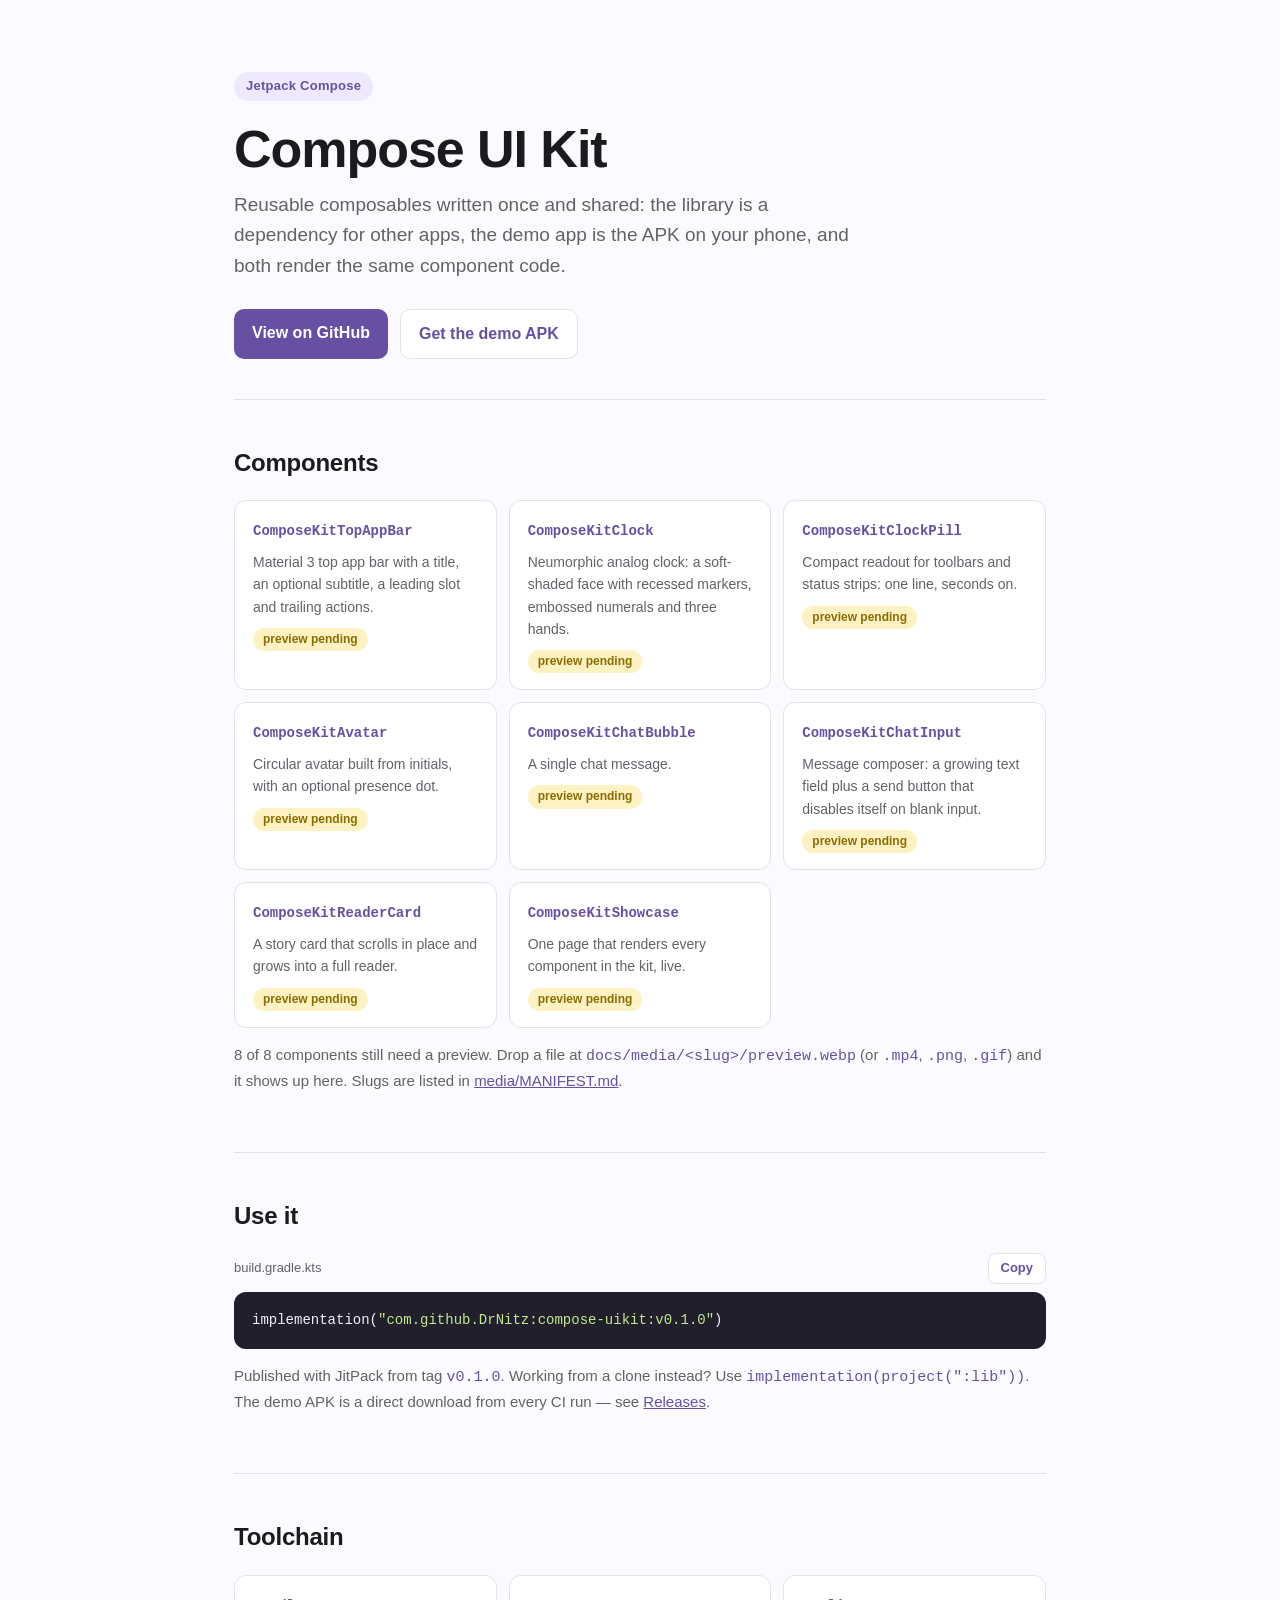
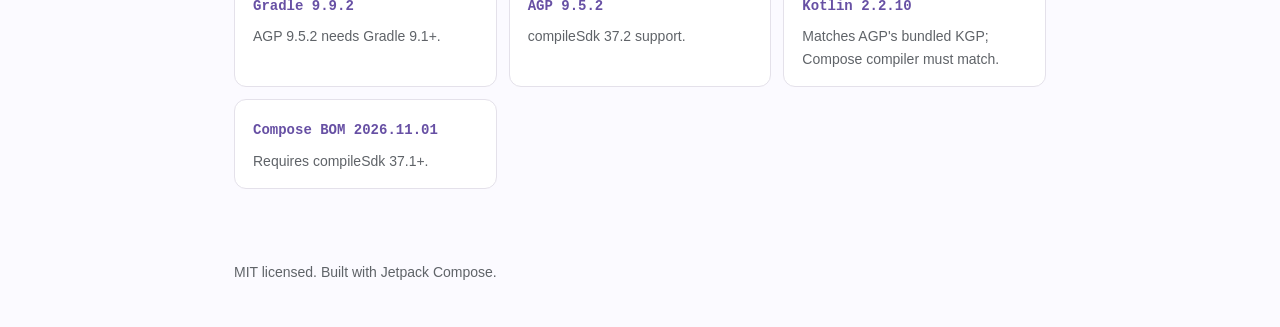
<file: docs/index.html>
<!doctype html>
<html lang="en">
<head>
  <meta charset="utf-8">
  <meta name="viewport" content="width=device-width, initial-scale=1">
  <title>Compose UI Kit</title>
  <meta name="description" content="A small, reusable Jetpack Compose component library with a live demo app.">
  <link rel="stylesheet" href="style.css">
</head>
<body>
  <div class="wrap">
    <header>
      <span class="eyebrow">Jetpack Compose</span>
      <h1>Compose UI Kit</h1>
      <p class="lede">Reusable composables written once and shared: the library is a dependency for other apps, the demo app is the APK on your phone, and both render the same component code.</p>
      <div class="actions">
        <a class="btn btn-primary" href="https://github.com/DrNitz/compose-uikit">View on GitHub</a>
        <a class="btn btn-secondary" href="https://github.com/DrNitz/compose-uikit/releases/download/latest/compose-uikit-demo.apk">Get the demo APK</a>
      </div>
    </header>

    <section>
      <h2>Components</h2>
      <div class="grid">
        <a class="card pending" href="components/top-app-bar.html"><code>ComposeKitTopAppBar</code><p>Material 3 top app bar with a title, an optional subtitle, a leading slot and trailing actions.</p><span class="tag">preview pending</span></a>
        <a class="card pending" href="components/clock.html"><code>ComposeKitClock</code><p>Neumorphic analog clock: a soft-shaded face with recessed markers, embossed numerals and three hands.</p><span class="tag">preview pending</span></a>
        <a class="card pending" href="components/clock-pill.html"><code>ComposeKitClockPill</code><p>Compact readout for toolbars and status strips: one line, seconds on.</p><span class="tag">preview pending</span></a>
        <a class="card pending" href="components/avatar.html"><code>ComposeKitAvatar</code><p>Circular avatar built from initials, with an optional presence dot.</p><span class="tag">preview pending</span></a>
        <a class="card pending" href="components/chat-bubble.html"><code>ComposeKitChatBubble</code><p>A single chat message.</p><span class="tag">preview pending</span></a>
        <a class="card pending" href="components/chat-input.html"><code>ComposeKitChatInput</code><p>Message composer: a growing text field plus a send button that disables itself on blank input.</p><span class="tag">preview pending</span></a>
        <a class="card pending" href="components/reader-card.html"><code>ComposeKitReaderCard</code><p>A story card that scrolls in place and grows into a full reader.</p><span class="tag">preview pending</span></a>
        <a class="card pending" href="components/showcase.html"><code>ComposeKitShowcase</code><p>One page that renders every component in the kit, live.</p><span class="tag">preview pending</span></a>
      </div>
      <p class="note">8 of 8 components still need a preview. Drop a file at <code>docs/media/&lt;slug&gt;/preview.webp</code> (or <code>.mp4</code>, <code>.png</code>, <code>.gif</code>) and it shows up here. Slugs are listed in <a href="https://github.com/DrNitz/compose-uikit/blob/main/docs/media/MANIFEST.md">media/MANIFEST.md</a>.</p>
    </section>

    <section>
      <h2>Use it</h2>
<div class="block">
  <div class="label"><span>build.gradle.kts</span><button class="copy" data-copy="install">Copy</button></div>
  <pre><code id="install">implementation(<span class="t-string">"com.github.DrNitz:compose-uikit:v0.1.0"</span>)</code></pre>
</div>
      <p class="note">Published with JitPack from tag <code>v0.1.0</code>. Working from a clone instead? Use <code>implementation(project(":lib"))</code>. The demo APK is a direct download from every CI run — see <a href="https://github.com/DrNitz/compose-uikit/releases/latest">Releases</a>.</p>
    </section>

    <section>
      <h2>Toolchain</h2>
      <div class="grid">
        <div class="card"><code>Gradle 9.9.2</code><p>AGP 9.5.2 needs Gradle 9.1+.</p></div>
        <div class="card"><code>AGP 9.5.2</code><p>compileSdk 37.2 support.</p></div>
        <div class="card"><code>Kotlin 2.2.10</code><p>Matches AGP's bundled KGP; Compose compiler must match.</p></div>
        <div class="card"><code>Compose BOM 2026.11.01</code><p>Requires compileSdk 37.1+.</p></div>
      </div>
    </section>

    <footer>MIT licensed. Built with Jetpack Compose.</footer>
  </div>
  <script src="app.js"></script>
</body>
</html>
</file>
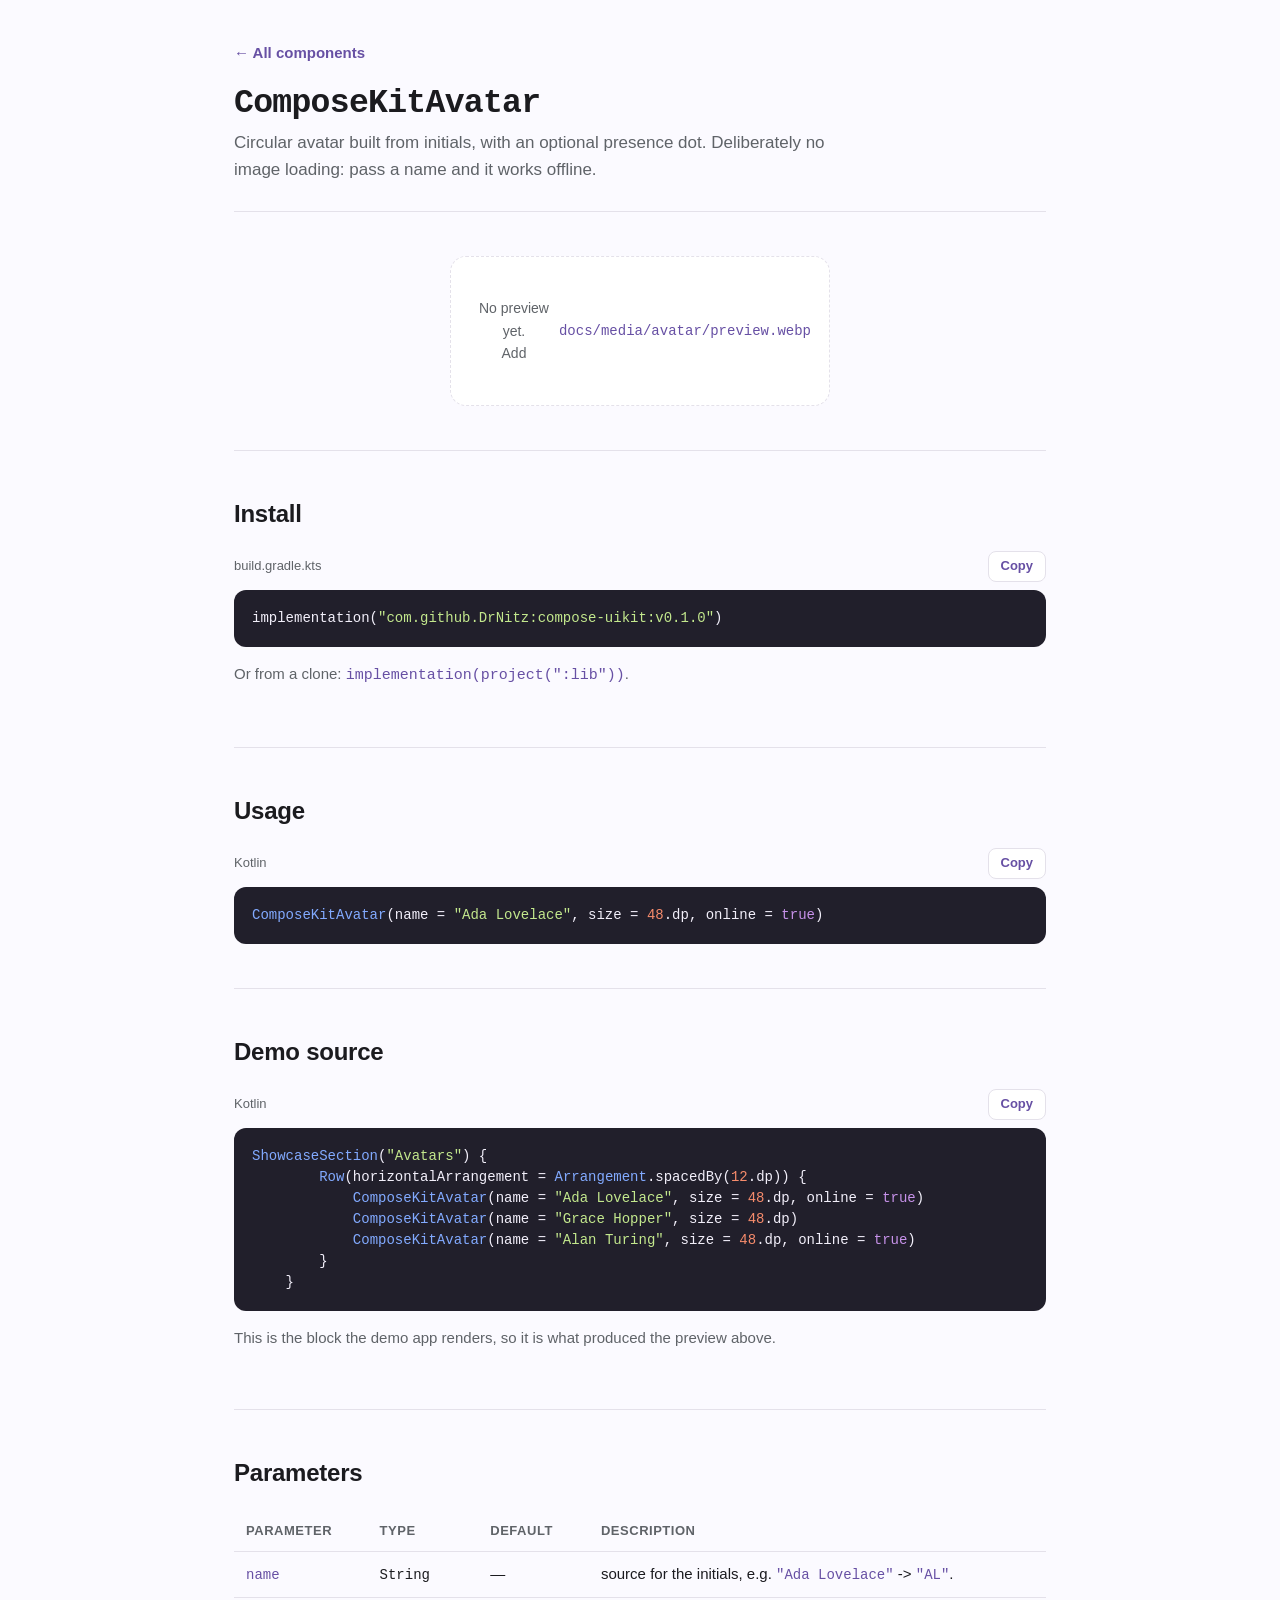
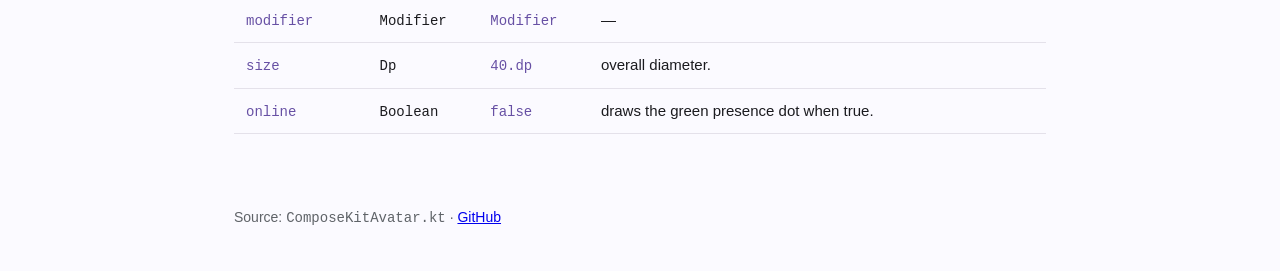
<file: docs/components/avatar.html>
<!doctype html>
<html lang="en">
<head>
  <meta charset="utf-8">
  <meta name="viewport" content="width=device-width, initial-scale=1">
  <title>ComposeKitAvatar — Compose UI Kit</title>
  <meta name="description" content="Circular avatar built from initials, with an optional presence dot.">
  <link rel="stylesheet" href="../style.css">
</head>
<body>
  <div class="wrap">
    <header class="compact">
      <a class="back" href="../index.html">← All components</a>
      <h1><code>ComposeKitAvatar</code></h1>
      <p class="lede">Circular avatar built from initials, with an optional presence dot. Deliberately no image loading: pass a name and it works offline.</p>
    </header>

    <section>
          <div class="preview empty">
            No preview yet.<br>Add <code>docs/media/avatar/preview.webp</code>
          </div>
    </section>
    <section>
          <h2>Install</h2>
    <div class="block">
      <div class="label"><span>build.gradle.kts</span><button class="copy" data-copy="install">Copy</button></div>
      <pre><code id="install">implementation(<span class="t-string">"com.github.DrNitz:compose-uikit:v0.1.0"</span>)</code></pre>
    </div>
          <p class="note">Or from a clone: <code>implementation(project(":lib"))</code>.</p>
        </section>
    <section>
          <h2>Usage</h2>
    <div class="block">
      <div class="label"><span>Kotlin</span><button class="copy" data-copy="usage">Copy</button></div>
      <pre><code id="usage"><span class="t-type">ComposeKitAvatar</span>(name = <span class="t-string">"Ada Lovelace"</span>, size = <span class="t-number">48</span>.dp, online = <span class="t-kw">true</span>)</code></pre>
    </div>
        </section>
    <section>
          <h2>Demo source</h2>
    <div class="block">
      <div class="label"><span>Kotlin</span><button class="copy" data-copy="demo">Copy</button></div>
      <pre><code id="demo"><span class="t-type">ShowcaseSection</span>(<span class="t-string">"Avatars"</span>) {
        <span class="t-type">Row</span>(horizontalArrangement = <span class="t-type">Arrangement</span>.spacedBy(<span class="t-number">12</span>.dp)) {
            <span class="t-type">ComposeKitAvatar</span>(name = <span class="t-string">"Ada Lovelace"</span>, size = <span class="t-number">48</span>.dp, online = <span class="t-kw">true</span>)
            <span class="t-type">ComposeKitAvatar</span>(name = <span class="t-string">"Grace Hopper"</span>, size = <span class="t-number">48</span>.dp)
            <span class="t-type">ComposeKitAvatar</span>(name = <span class="t-string">"Alan Turing"</span>, size = <span class="t-number">48</span>.dp, online = <span class="t-kw">true</span>)
        }
    }</code></pre>
    </div>
          <p class="note">This is the block the demo app renders, so it is what produced the preview above.</p>
        </section>
    <section>
          <h2>Parameters</h2>
          <table class="props">
            <thead><tr><th>Parameter</th><th>Type</th><th>Default</th><th>Description</th></tr></thead>
            <tbody>
            <tr><td><code>name</code></td><td class="type"><code>String</code></td><td>—</td><td>source for the initials, e.g. <code>"Ada Lovelace"</code> -&gt; <code>"AL"</code>.</td></tr>
            <tr><td><code>modifier</code></td><td class="type"><code>Modifier</code></td><td><code>Modifier</code></td><td>—</td></tr>
            <tr><td><code>size</code></td><td class="type"><code>Dp</code></td><td><code>40.dp</code></td><td>overall diameter.</td></tr>
            <tr><td><code>online</code></td><td class="type"><code>Boolean</code></td><td><code>false</code></td><td>draws the green presence dot when true.</td></tr>
            </tbody>
          </table>
        </section>

    <footer>Source: <code>ComposeKitAvatar.kt</code> · <a href="https://github.com/DrNitz/compose-uikit">GitHub</a></footer>
  </div>
  <script src="../app.js"></script>
</body>
</html>
</file>
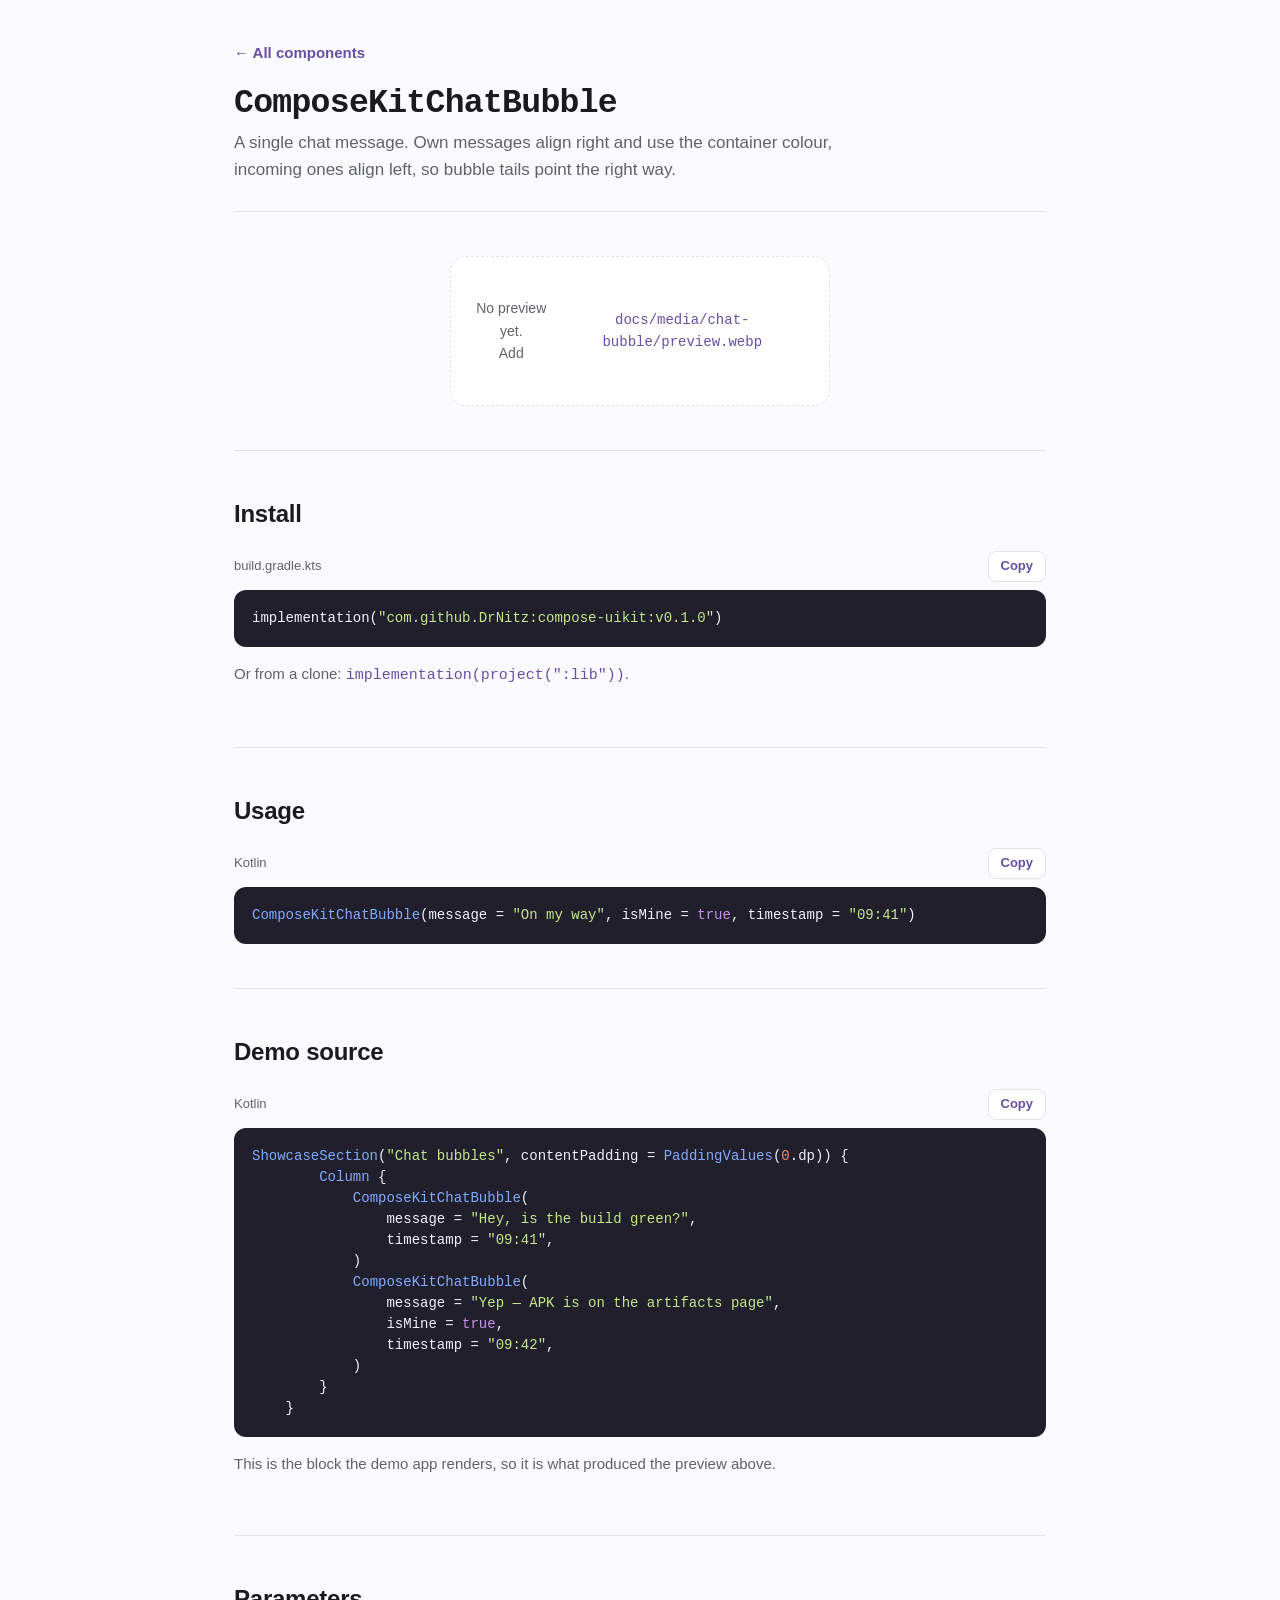
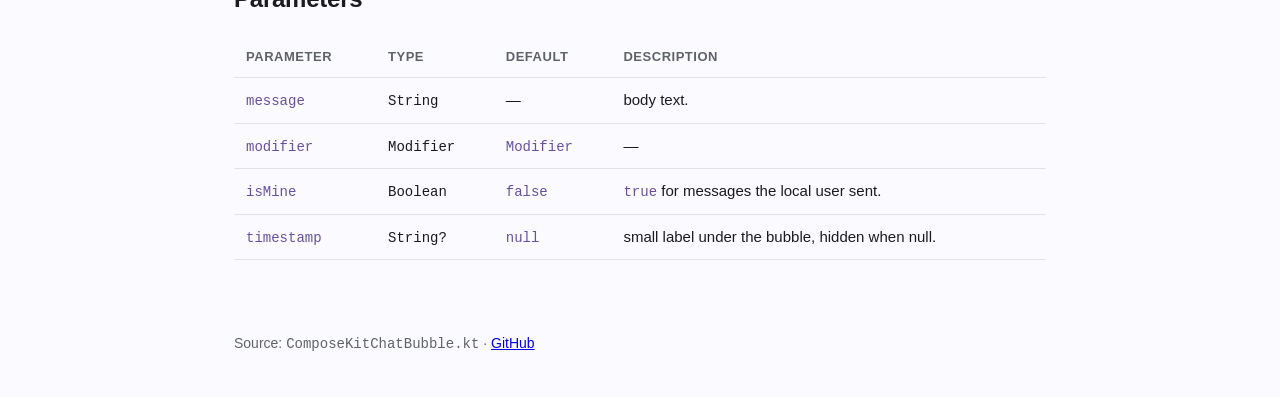
<file: docs/components/chat-bubble.html>
<!doctype html>
<html lang="en">
<head>
  <meta charset="utf-8">
  <meta name="viewport" content="width=device-width, initial-scale=1">
  <title>ComposeKitChatBubble — Compose UI Kit</title>
  <meta name="description" content="A single chat message.">
  <link rel="stylesheet" href="../style.css">
</head>
<body>
  <div class="wrap">
    <header class="compact">
      <a class="back" href="../index.html">← All components</a>
      <h1><code>ComposeKitChatBubble</code></h1>
      <p class="lede">A single chat message. Own messages align right and use the container colour, incoming ones align left, so bubble tails point the right way.</p>
    </header>

    <section>
          <div class="preview empty">
            No preview yet.<br>Add <code>docs/media/chat-bubble/preview.webp</code>
          </div>
    </section>
    <section>
          <h2>Install</h2>
    <div class="block">
      <div class="label"><span>build.gradle.kts</span><button class="copy" data-copy="install">Copy</button></div>
      <pre><code id="install">implementation(<span class="t-string">"com.github.DrNitz:compose-uikit:v0.1.0"</span>)</code></pre>
    </div>
          <p class="note">Or from a clone: <code>implementation(project(":lib"))</code>.</p>
        </section>
    <section>
          <h2>Usage</h2>
    <div class="block">
      <div class="label"><span>Kotlin</span><button class="copy" data-copy="usage">Copy</button></div>
      <pre><code id="usage"><span class="t-type">ComposeKitChatBubble</span>(message = <span class="t-string">"On my way"</span>, isMine = <span class="t-kw">true</span>, timestamp = <span class="t-string">"09:41"</span>)</code></pre>
    </div>
        </section>
    <section>
          <h2>Demo source</h2>
    <div class="block">
      <div class="label"><span>Kotlin</span><button class="copy" data-copy="demo">Copy</button></div>
      <pre><code id="demo"><span class="t-type">ShowcaseSection</span>(<span class="t-string">"Chat bubbles"</span>, contentPadding = <span class="t-type">PaddingValues</span>(<span class="t-number">0</span>.dp)) {
        <span class="t-type">Column</span> {
            <span class="t-type">ComposeKitChatBubble</span>(
                message = <span class="t-string">"Hey, is the build green?"</span>,
                timestamp = <span class="t-string">"09:41"</span>,
            )
            <span class="t-type">ComposeKitChatBubble</span>(
                message = <span class="t-string">"Yep — APK is on the artifacts page"</span>,
                isMine = <span class="t-kw">true</span>,
                timestamp = <span class="t-string">"09:42"</span>,
            )
        }
    }</code></pre>
    </div>
          <p class="note">This is the block the demo app renders, so it is what produced the preview above.</p>
        </section>
    <section>
          <h2>Parameters</h2>
          <table class="props">
            <thead><tr><th>Parameter</th><th>Type</th><th>Default</th><th>Description</th></tr></thead>
            <tbody>
            <tr><td><code>message</code></td><td class="type"><code>String</code></td><td>—</td><td>body text.</td></tr>
            <tr><td><code>modifier</code></td><td class="type"><code>Modifier</code></td><td><code>Modifier</code></td><td>—</td></tr>
            <tr><td><code>isMine</code></td><td class="type"><code>Boolean</code></td><td><code>false</code></td><td><code>true</code> for messages the local user sent.</td></tr>
            <tr><td><code>timestamp</code></td><td class="type"><code>String?</code></td><td><code>null</code></td><td>small label under the bubble, hidden when null.</td></tr>
            </tbody>
          </table>
        </section>

    <footer>Source: <code>ComposeKitChatBubble.kt</code> · <a href="https://github.com/DrNitz/compose-uikit">GitHub</a></footer>
  </div>
  <script src="../app.js"></script>
</body>
</html>
</file>
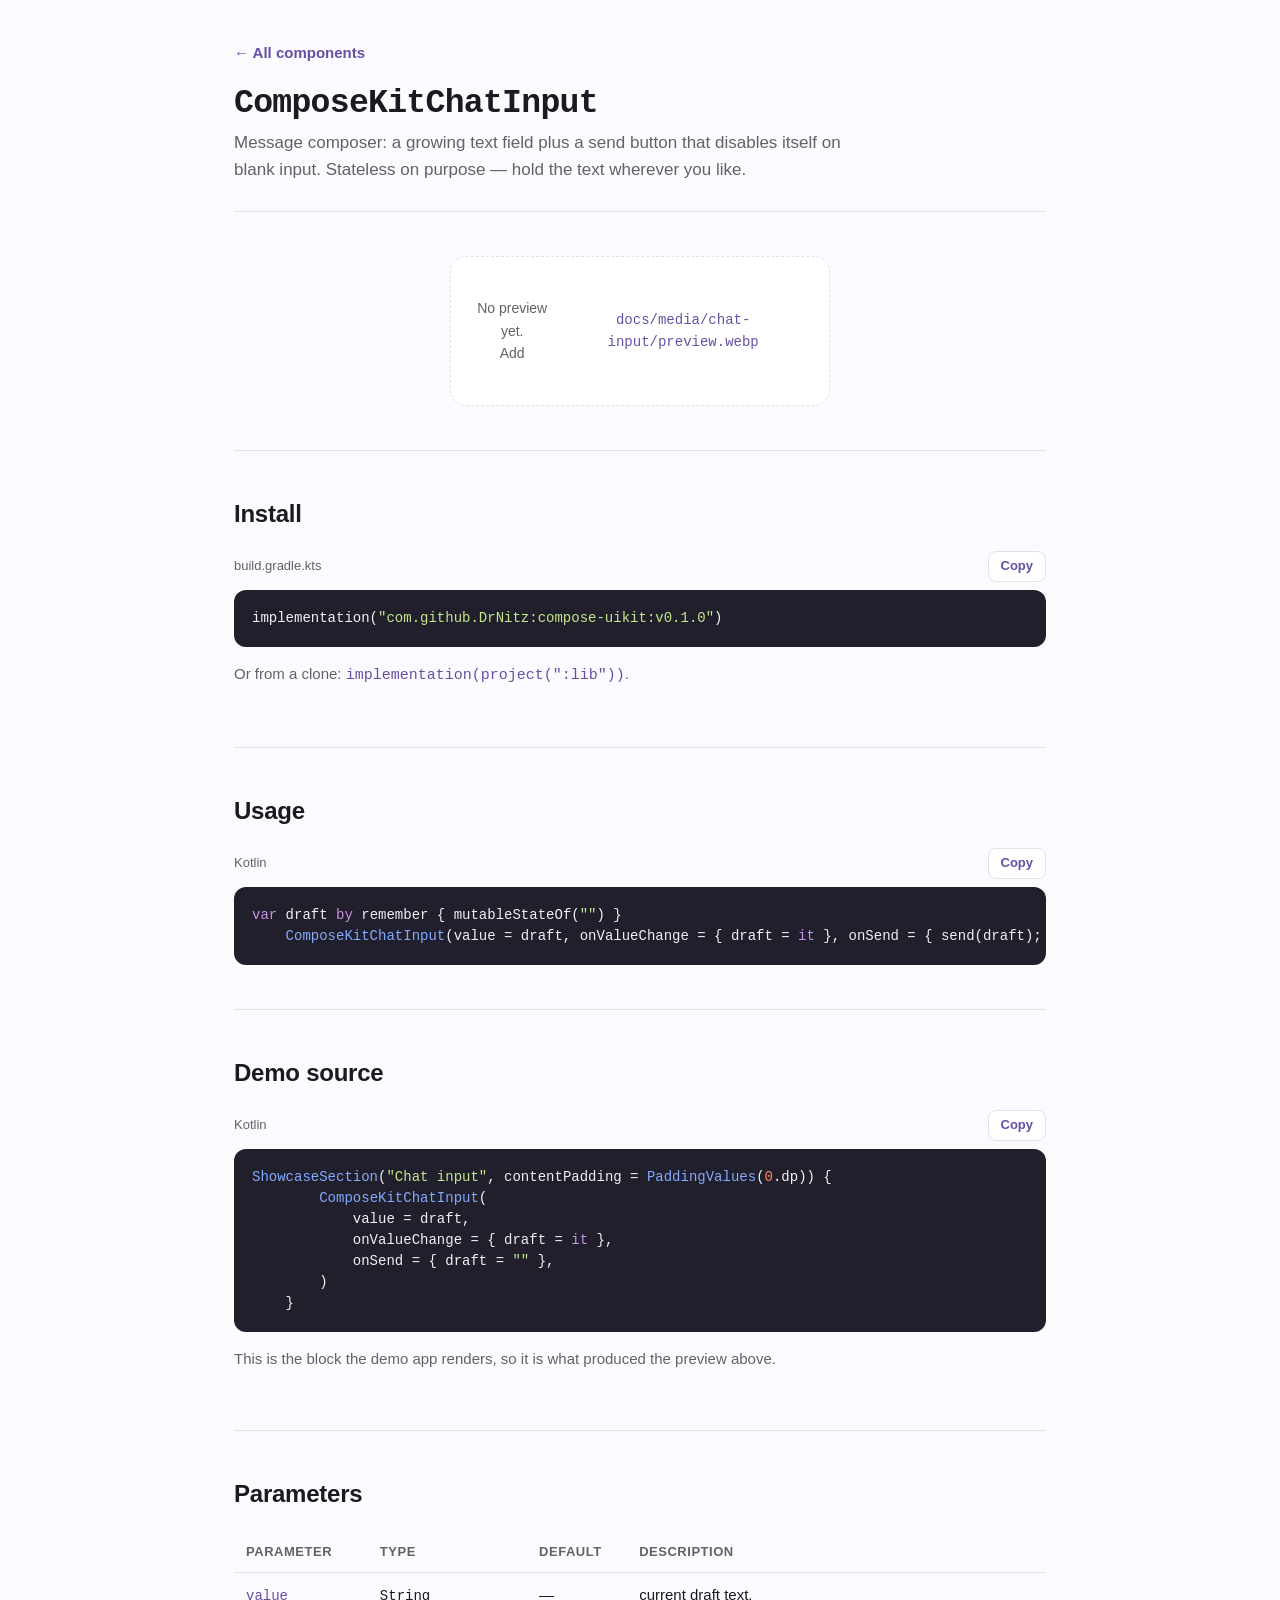
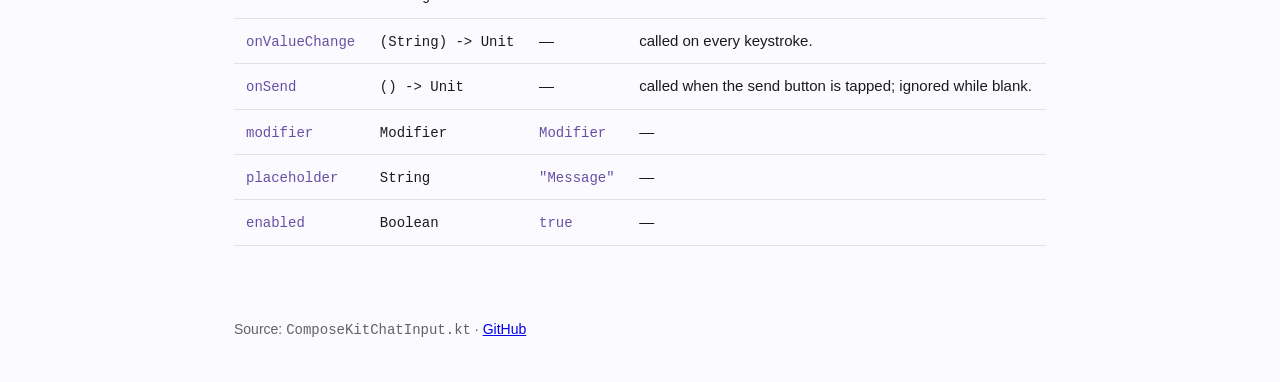
<file: docs/components/chat-input.html>
<!doctype html>
<html lang="en">
<head>
  <meta charset="utf-8">
  <meta name="viewport" content="width=device-width, initial-scale=1">
  <title>ComposeKitChatInput — Compose UI Kit</title>
  <meta name="description" content="Message composer: a growing text field plus a send button that disables itself on blank input.">
  <link rel="stylesheet" href="../style.css">
</head>
<body>
  <div class="wrap">
    <header class="compact">
      <a class="back" href="../index.html">← All components</a>
      <h1><code>ComposeKitChatInput</code></h1>
      <p class="lede">Message composer: a growing text field plus a send button that disables itself on blank input. Stateless on purpose — hold the text wherever you like.</p>
    </header>

    <section>
          <div class="preview empty">
            No preview yet.<br>Add <code>docs/media/chat-input/preview.webp</code>
          </div>
    </section>
    <section>
          <h2>Install</h2>
    <div class="block">
      <div class="label"><span>build.gradle.kts</span><button class="copy" data-copy="install">Copy</button></div>
      <pre><code id="install">implementation(<span class="t-string">"com.github.DrNitz:compose-uikit:v0.1.0"</span>)</code></pre>
    </div>
          <p class="note">Or from a clone: <code>implementation(project(":lib"))</code>.</p>
        </section>
    <section>
          <h2>Usage</h2>
    <div class="block">
      <div class="label"><span>Kotlin</span><button class="copy" data-copy="usage">Copy</button></div>
      <pre><code id="usage"><span class="t-kw">var</span> draft <span class="t-kw">by</span> remember { mutableStateOf(<span class="t-string">""</span>) }
    <span class="t-type">ComposeKitChatInput</span>(value = draft, onValueChange = { draft = <span class="t-kw">it</span> }, onSend = { send(draft); draft = <span class="t-string">""</span> })</code></pre>
    </div>
        </section>
    <section>
          <h2>Demo source</h2>
    <div class="block">
      <div class="label"><span>Kotlin</span><button class="copy" data-copy="demo">Copy</button></div>
      <pre><code id="demo"><span class="t-type">ShowcaseSection</span>(<span class="t-string">"Chat input"</span>, contentPadding = <span class="t-type">PaddingValues</span>(<span class="t-number">0</span>.dp)) {
        <span class="t-type">ComposeKitChatInput</span>(
            value = draft,
            onValueChange = { draft = <span class="t-kw">it</span> },
            onSend = { draft = <span class="t-string">""</span> },
        )
    }</code></pre>
    </div>
          <p class="note">This is the block the demo app renders, so it is what produced the preview above.</p>
        </section>
    <section>
          <h2>Parameters</h2>
          <table class="props">
            <thead><tr><th>Parameter</th><th>Type</th><th>Default</th><th>Description</th></tr></thead>
            <tbody>
            <tr><td><code>value</code></td><td class="type"><code>String</code></td><td>—</td><td>current draft text.</td></tr>
            <tr><td><code>onValueChange</code></td><td class="type"><code>(String) -&gt; Unit</code></td><td>—</td><td>called on every keystroke.</td></tr>
            <tr><td><code>onSend</code></td><td class="type"><code>() -&gt; Unit</code></td><td>—</td><td>called when the send button is tapped; ignored while blank.</td></tr>
            <tr><td><code>modifier</code></td><td class="type"><code>Modifier</code></td><td><code>Modifier</code></td><td>—</td></tr>
            <tr><td><code>placeholder</code></td><td class="type"><code>String</code></td><td><code>"Message"</code></td><td>—</td></tr>
            <tr><td><code>enabled</code></td><td class="type"><code>Boolean</code></td><td><code>true</code></td><td>—</td></tr>
            </tbody>
          </table>
        </section>

    <footer>Source: <code>ComposeKitChatInput.kt</code> · <a href="https://github.com/DrNitz/compose-uikit">GitHub</a></footer>
  </div>
  <script src="../app.js"></script>
</body>
</html>
</file>
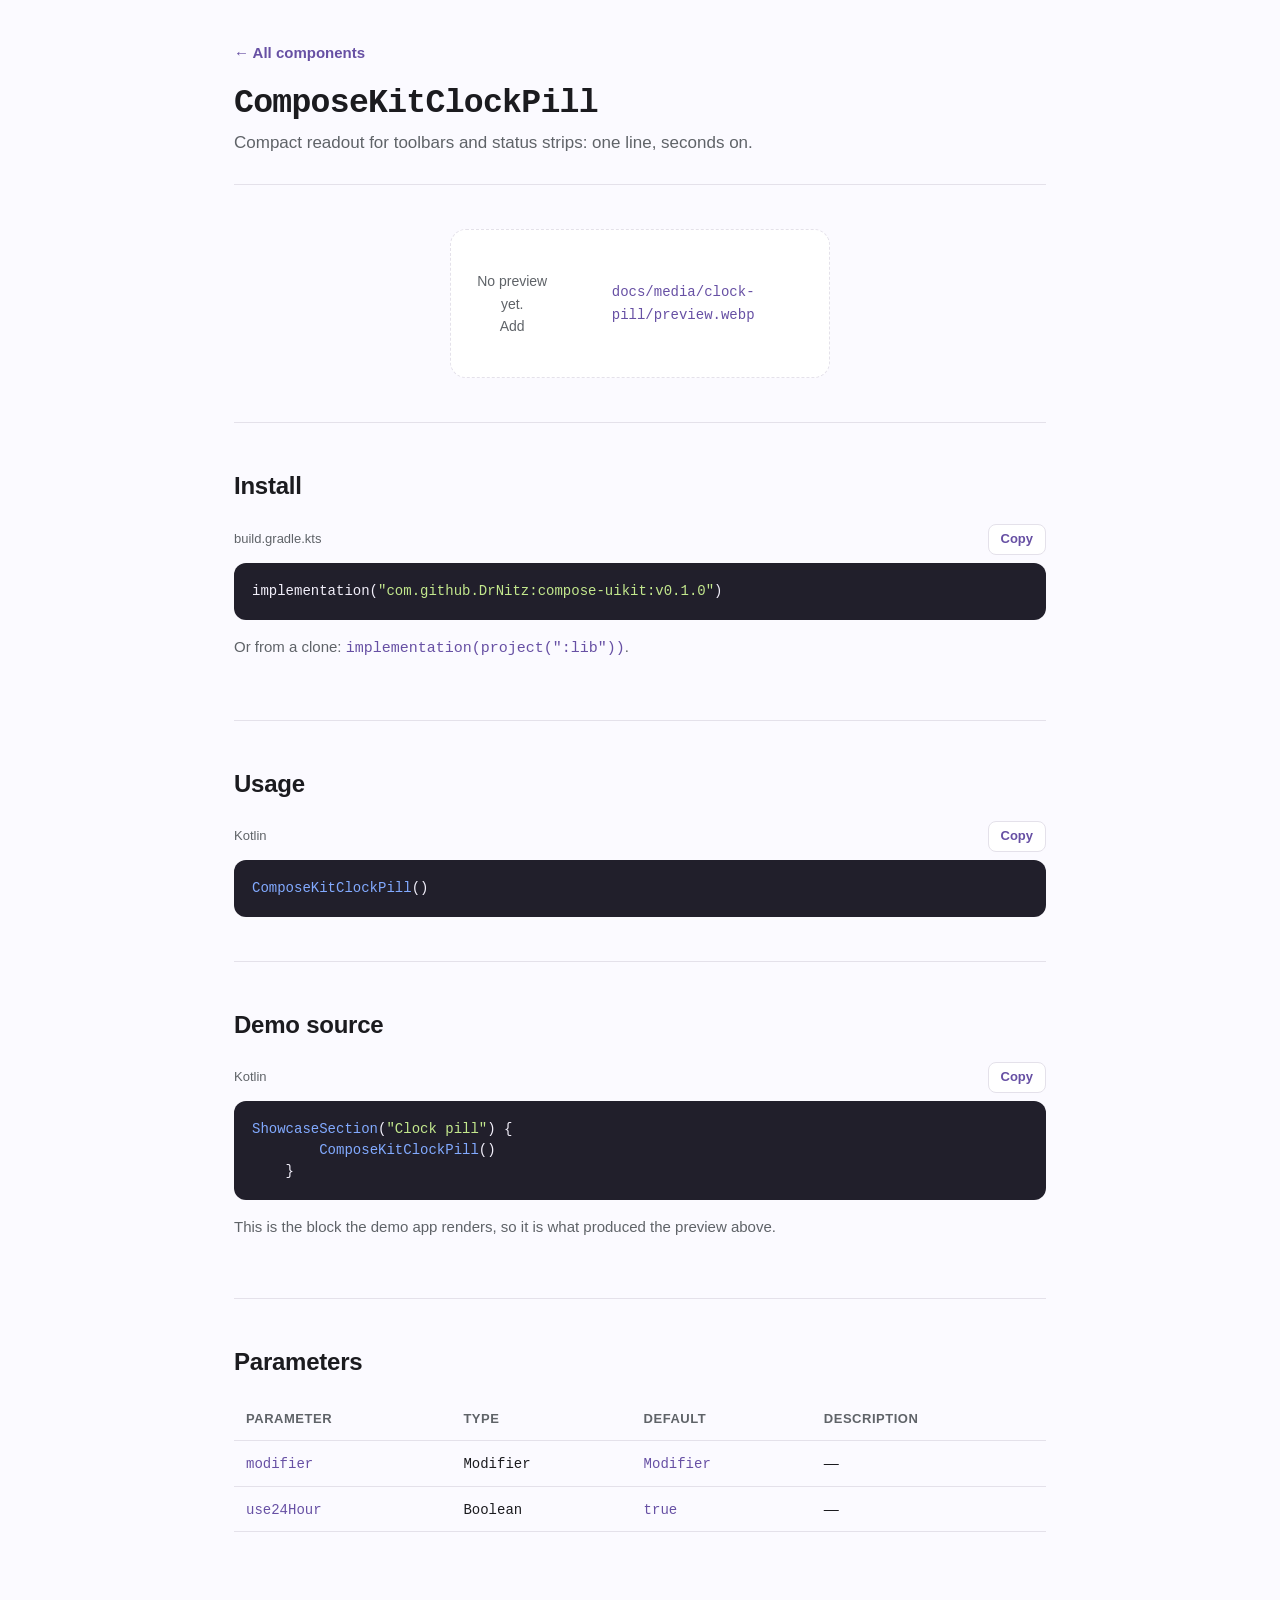
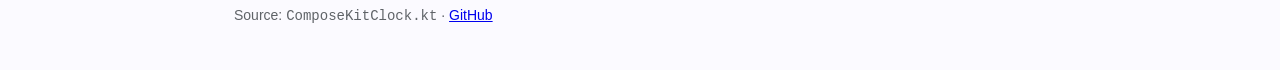
<file: docs/components/clock-pill.html>
<!doctype html>
<html lang="en">
<head>
  <meta charset="utf-8">
  <meta name="viewport" content="width=device-width, initial-scale=1">
  <title>ComposeKitClockPill — Compose UI Kit</title>
  <meta name="description" content="Compact readout for toolbars and status strips: one line, seconds on.">
  <link rel="stylesheet" href="../style.css">
</head>
<body>
  <div class="wrap">
    <header class="compact">
      <a class="back" href="../index.html">← All components</a>
      <h1><code>ComposeKitClockPill</code></h1>
      <p class="lede">Compact readout for toolbars and status strips: one line, seconds on.</p>
    </header>

    <section>
          <div class="preview empty">
            No preview yet.<br>Add <code>docs/media/clock-pill/preview.webp</code>
          </div>
    </section>
    <section>
          <h2>Install</h2>
    <div class="block">
      <div class="label"><span>build.gradle.kts</span><button class="copy" data-copy="install">Copy</button></div>
      <pre><code id="install">implementation(<span class="t-string">"com.github.DrNitz:compose-uikit:v0.1.0"</span>)</code></pre>
    </div>
          <p class="note">Or from a clone: <code>implementation(project(":lib"))</code>.</p>
        </section>
    <section>
          <h2>Usage</h2>
    <div class="block">
      <div class="label"><span>Kotlin</span><button class="copy" data-copy="usage">Copy</button></div>
      <pre><code id="usage"><span class="t-type">ComposeKitClockPill</span>()</code></pre>
    </div>
        </section>
    <section>
          <h2>Demo source</h2>
    <div class="block">
      <div class="label"><span>Kotlin</span><button class="copy" data-copy="demo">Copy</button></div>
      <pre><code id="demo"><span class="t-type">ShowcaseSection</span>(<span class="t-string">"Clock pill"</span>) {
        <span class="t-type">ComposeKitClockPill</span>()
    }</code></pre>
    </div>
          <p class="note">This is the block the demo app renders, so it is what produced the preview above.</p>
        </section>
    <section>
          <h2>Parameters</h2>
          <table class="props">
            <thead><tr><th>Parameter</th><th>Type</th><th>Default</th><th>Description</th></tr></thead>
            <tbody>
            <tr><td><code>modifier</code></td><td class="type"><code>Modifier</code></td><td><code>Modifier</code></td><td>—</td></tr>
            <tr><td><code>use24Hour</code></td><td class="type"><code>Boolean</code></td><td><code>true</code></td><td>—</td></tr>
            </tbody>
          </table>
        </section>

    <footer>Source: <code>ComposeKitClock.kt</code> · <a href="https://github.com/DrNitz/compose-uikit">GitHub</a></footer>
  </div>
  <script src="../app.js"></script>
</body>
</html>
</file>
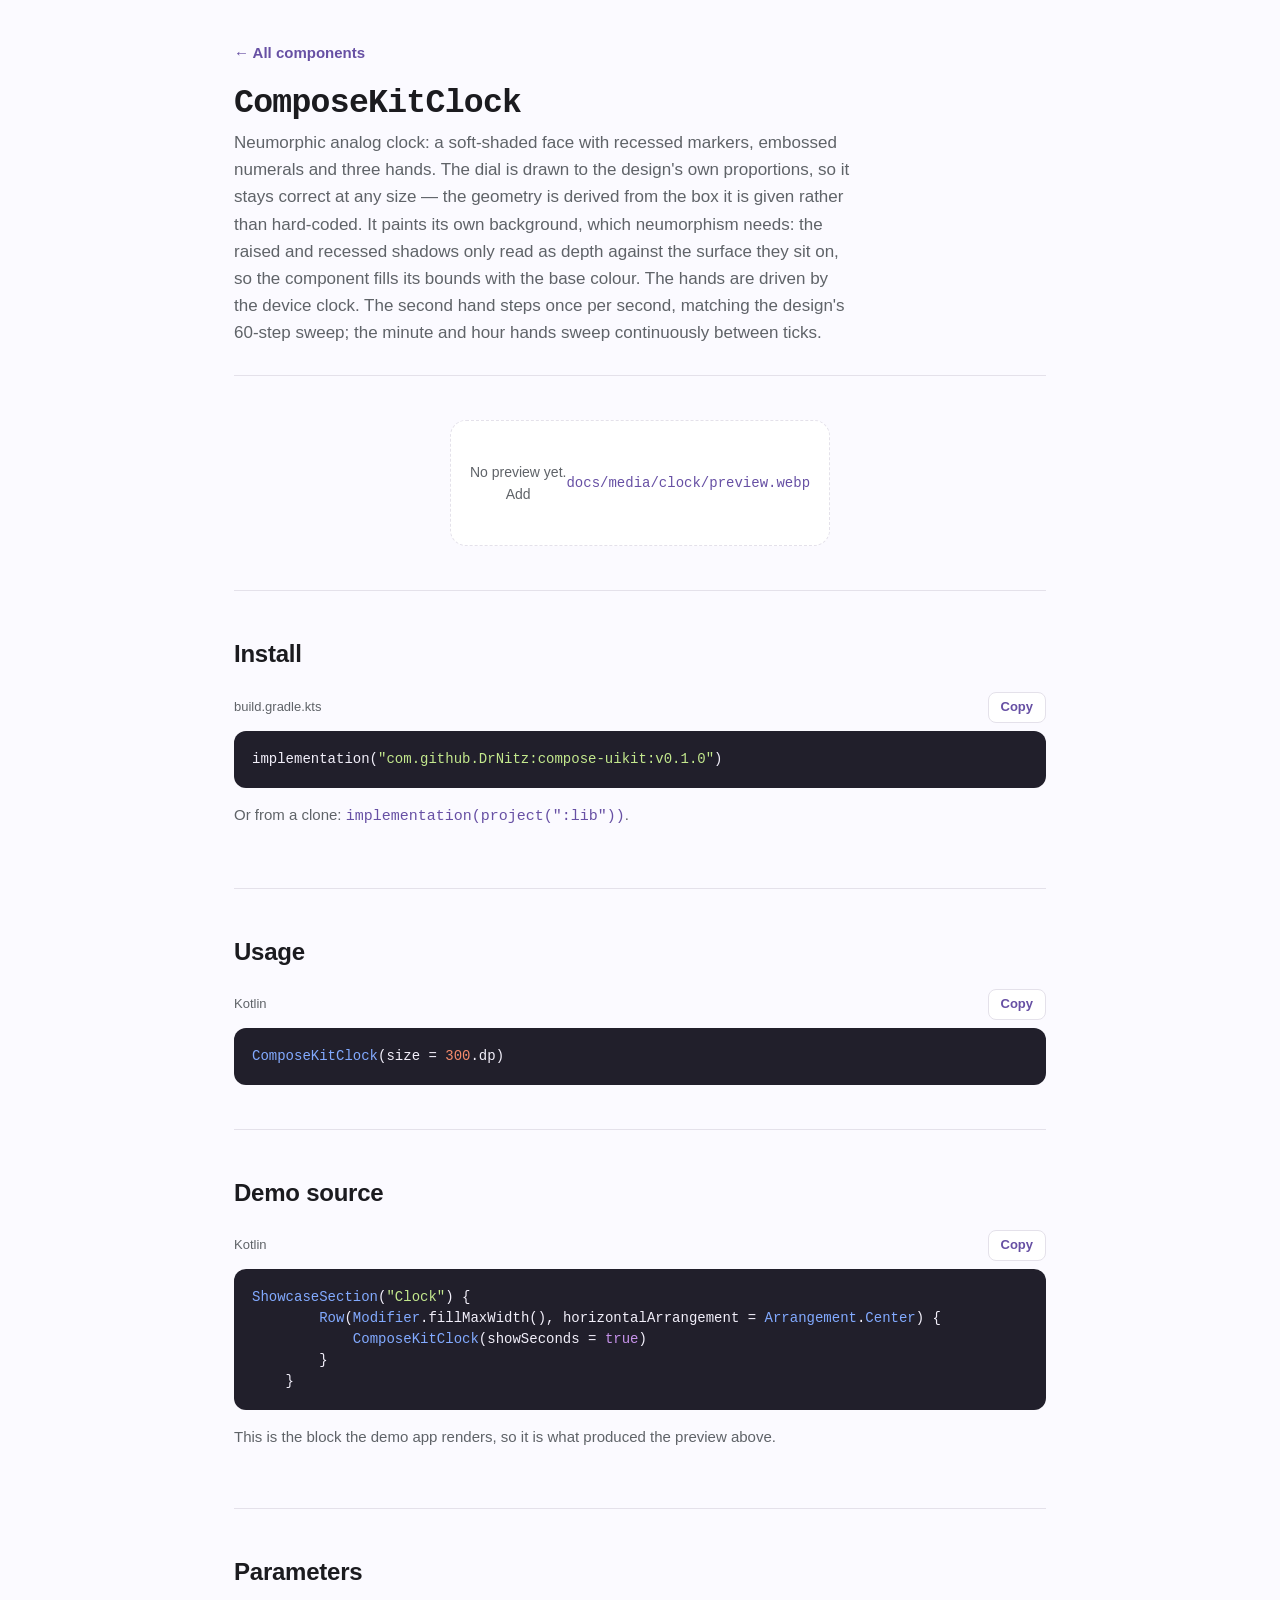
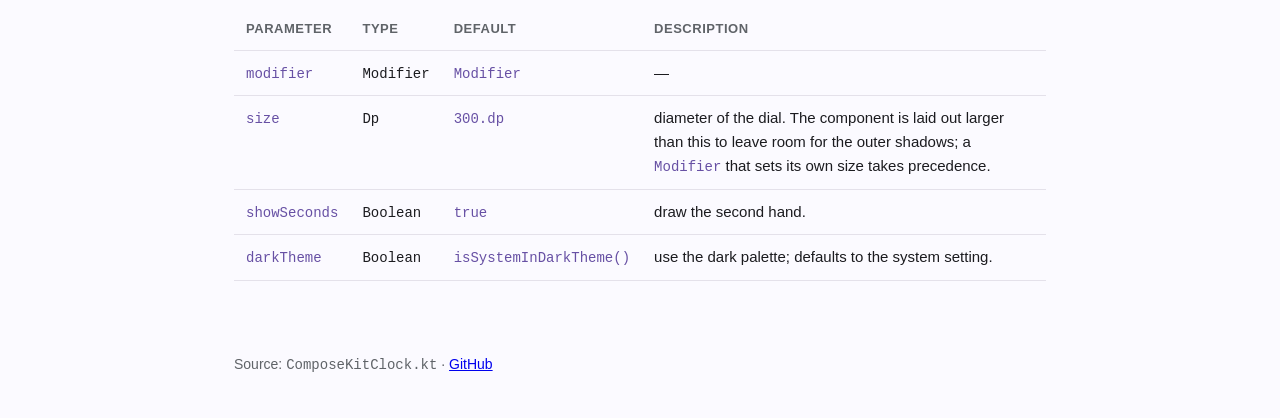
<file: docs/components/clock.html>
<!doctype html>
<html lang="en">
<head>
  <meta charset="utf-8">
  <meta name="viewport" content="width=device-width, initial-scale=1">
  <title>ComposeKitClock — Compose UI Kit</title>
  <meta name="description" content="Neumorphic analog clock: a soft-shaded face with recessed markers, embossed numerals and three hands.">
  <link rel="stylesheet" href="../style.css">
</head>
<body>
  <div class="wrap">
    <header class="compact">
      <a class="back" href="../index.html">← All components</a>
      <h1><code>ComposeKitClock</code></h1>
      <p class="lede">Neumorphic analog clock: a soft-shaded face with recessed markers, embossed numerals and three hands. The dial is drawn to the design's own proportions, so it stays correct at any size — the geometry is derived from the box it is given rather than hard-coded. It paints its own background, which neumorphism needs: the raised and recessed shadows only read as depth against the surface they sit on, so the component fills its bounds with the base colour. The hands are driven by the device clock. The second hand steps once per second, matching the design's 60-step sweep; the minute and hour hands sweep continuously between ticks.</p>
    </header>

    <section>
          <div class="preview empty">
            No preview yet.<br>Add <code>docs/media/clock/preview.webp</code>
          </div>
    </section>
    <section>
          <h2>Install</h2>
    <div class="block">
      <div class="label"><span>build.gradle.kts</span><button class="copy" data-copy="install">Copy</button></div>
      <pre><code id="install">implementation(<span class="t-string">"com.github.DrNitz:compose-uikit:v0.1.0"</span>)</code></pre>
    </div>
          <p class="note">Or from a clone: <code>implementation(project(":lib"))</code>.</p>
        </section>
    <section>
          <h2>Usage</h2>
    <div class="block">
      <div class="label"><span>Kotlin</span><button class="copy" data-copy="usage">Copy</button></div>
      <pre><code id="usage"><span class="t-type">ComposeKitClock</span>(size = <span class="t-number">300</span>.dp)</code></pre>
    </div>
        </section>
    <section>
          <h2>Demo source</h2>
    <div class="block">
      <div class="label"><span>Kotlin</span><button class="copy" data-copy="demo">Copy</button></div>
      <pre><code id="demo"><span class="t-type">ShowcaseSection</span>(<span class="t-string">"Clock"</span>) {
        <span class="t-type">Row</span>(<span class="t-type">Modifier</span>.fillMaxWidth(), horizontalArrangement = <span class="t-type">Arrangement</span>.<span class="t-type">Center</span>) {
            <span class="t-type">ComposeKitClock</span>(showSeconds = <span class="t-kw">true</span>)
        }
    }</code></pre>
    </div>
          <p class="note">This is the block the demo app renders, so it is what produced the preview above.</p>
        </section>
    <section>
          <h2>Parameters</h2>
          <table class="props">
            <thead><tr><th>Parameter</th><th>Type</th><th>Default</th><th>Description</th></tr></thead>
            <tbody>
            <tr><td><code>modifier</code></td><td class="type"><code>Modifier</code></td><td><code>Modifier</code></td><td>—</td></tr>
            <tr><td><code>size</code></td><td class="type"><code>Dp</code></td><td><code>300.dp</code></td><td>diameter of the dial. The component is laid out larger than this to leave room for the outer shadows; a <code>Modifier</code> that sets its own size takes precedence.</td></tr>
            <tr><td><code>showSeconds</code></td><td class="type"><code>Boolean</code></td><td><code>true</code></td><td>draw the second hand.</td></tr>
            <tr><td><code>darkTheme</code></td><td class="type"><code>Boolean</code></td><td><code>isSystemInDarkTheme()</code></td><td>use the dark palette; defaults to the system setting.</td></tr>
            </tbody>
          </table>
        </section>

    <footer>Source: <code>ComposeKitClock.kt</code> · <a href="https://github.com/DrNitz/compose-uikit">GitHub</a></footer>
  </div>
  <script src="../app.js"></script>
</body>
</html>
</file>
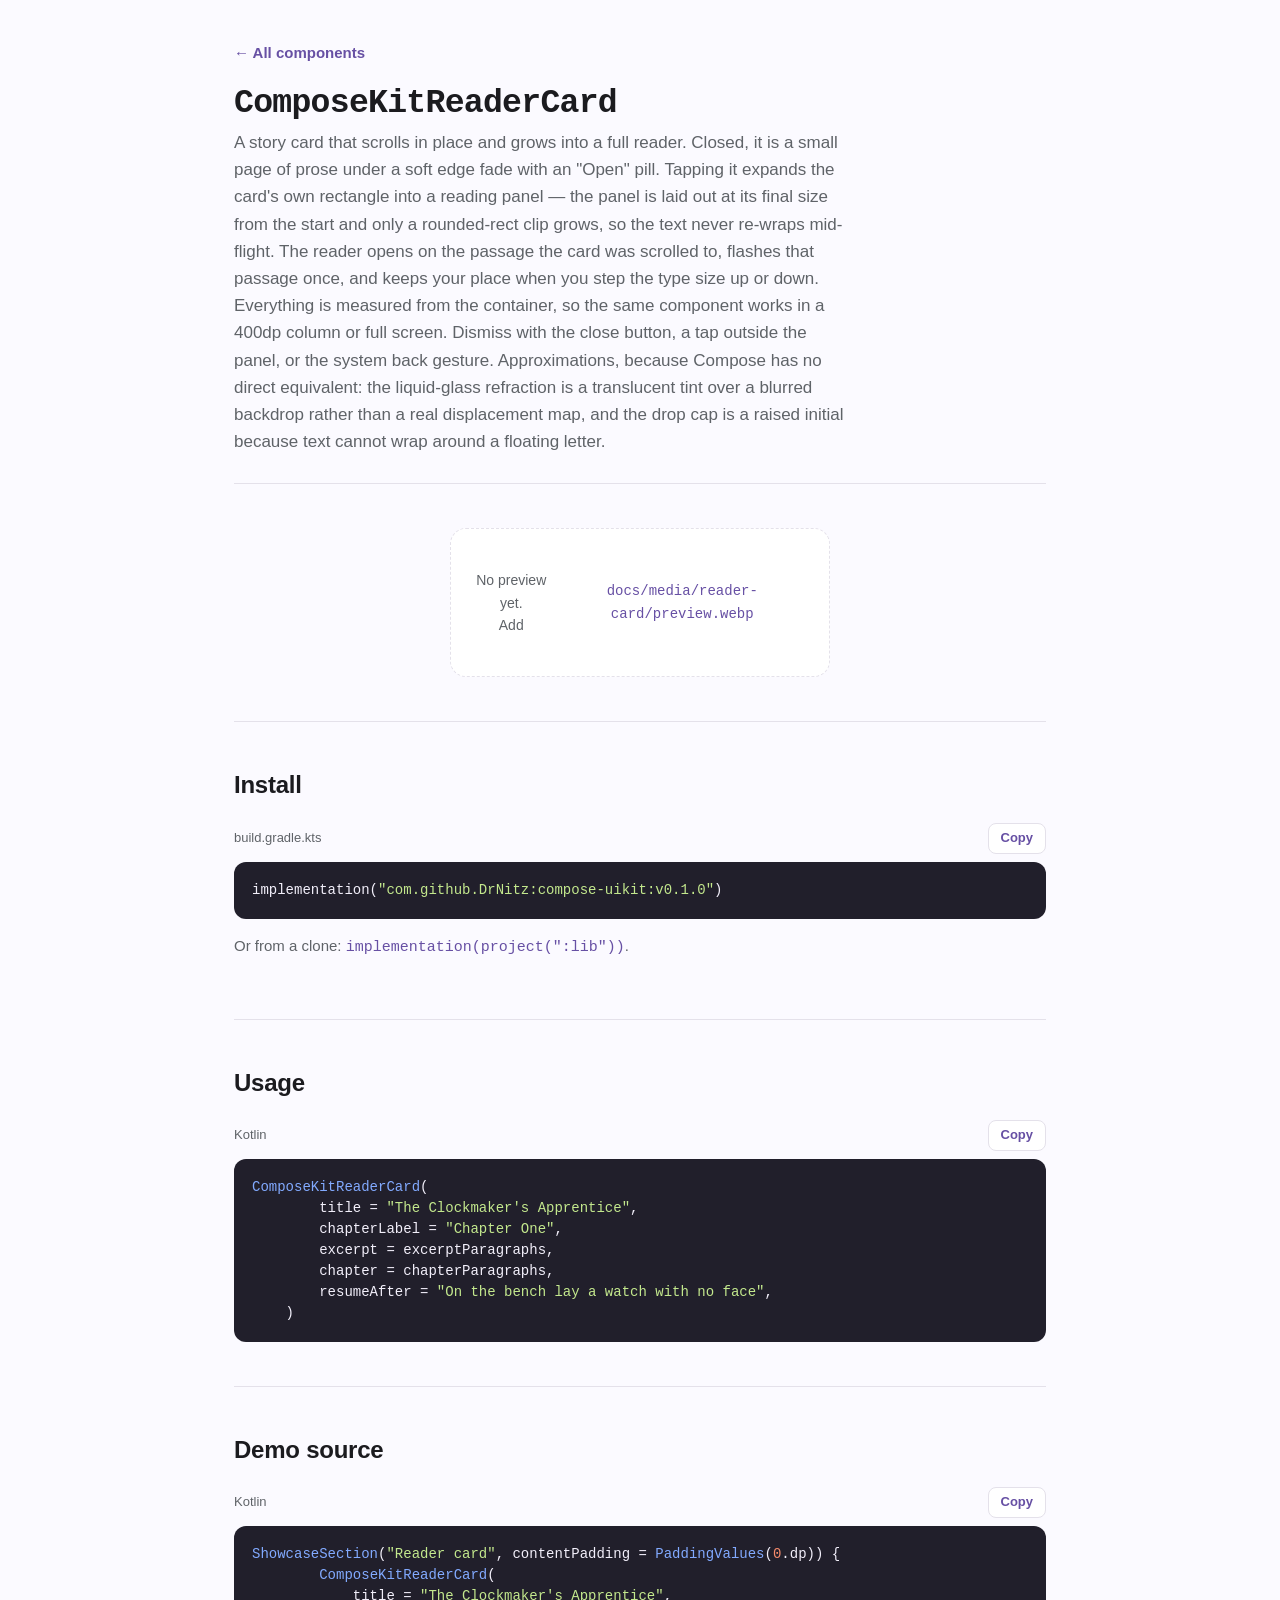
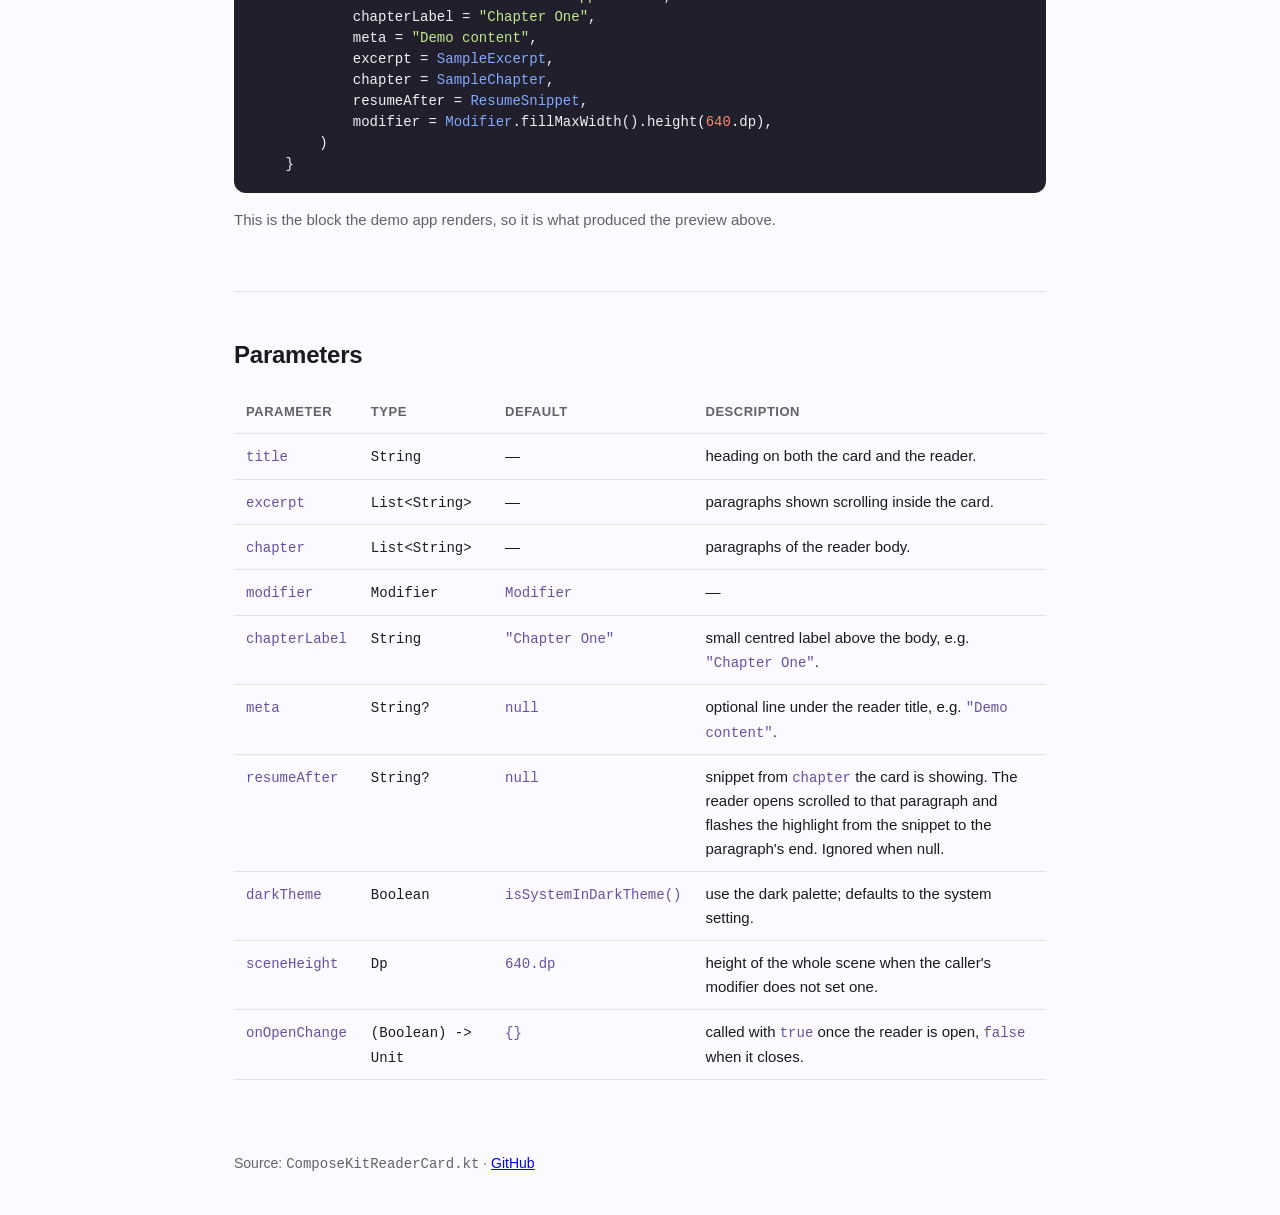
<file: docs/components/reader-card.html>
<!doctype html>
<html lang="en">
<head>
  <meta charset="utf-8">
  <meta name="viewport" content="width=device-width, initial-scale=1">
  <title>ComposeKitReaderCard — Compose UI Kit</title>
  <meta name="description" content="A story card that scrolls in place and grows into a full reader.">
  <link rel="stylesheet" href="../style.css">
</head>
<body>
  <div class="wrap">
    <header class="compact">
      <a class="back" href="../index.html">← All components</a>
      <h1><code>ComposeKitReaderCard</code></h1>
      <p class="lede">A story card that scrolls in place and grows into a full reader. Closed, it is a small page of prose under a soft edge fade with an "Open" pill. Tapping it expands the card's own rectangle into a reading panel — the panel is laid out at its final size from the start and only a rounded-rect clip grows, so the text never re-wraps mid-flight. The reader opens on the passage the card was scrolled to, flashes that passage once, and keeps your place when you step the type size up or down. Everything is measured from the container, so the same component works in a 400dp column or full screen. Dismiss with the close button, a tap outside the panel, or the system back gesture. Approximations, because Compose has no direct equivalent: the liquid-glass refraction is a translucent tint over a blurred backdrop rather than a real displacement map, and the drop cap is a raised initial because text cannot wrap around a floating letter.</p>
    </header>

    <section>
          <div class="preview empty">
            No preview yet.<br>Add <code>docs/media/reader-card/preview.webp</code>
          </div>
    </section>
    <section>
          <h2>Install</h2>
    <div class="block">
      <div class="label"><span>build.gradle.kts</span><button class="copy" data-copy="install">Copy</button></div>
      <pre><code id="install">implementation(<span class="t-string">"com.github.DrNitz:compose-uikit:v0.1.0"</span>)</code></pre>
    </div>
          <p class="note">Or from a clone: <code>implementation(project(":lib"))</code>.</p>
        </section>
    <section>
          <h2>Usage</h2>
    <div class="block">
      <div class="label"><span>Kotlin</span><button class="copy" data-copy="usage">Copy</button></div>
      <pre><code id="usage"><span class="t-type">ComposeKitReaderCard</span>(
        title = <span class="t-string">"The Clockmaker's Apprentice"</span>,
        chapterLabel = <span class="t-string">"Chapter One"</span>,
        excerpt = excerptParagraphs,
        chapter = chapterParagraphs,
        resumeAfter = <span class="t-string">"On the bench lay a watch with no face"</span>,
    )</code></pre>
    </div>
        </section>
    <section>
          <h2>Demo source</h2>
    <div class="block">
      <div class="label"><span>Kotlin</span><button class="copy" data-copy="demo">Copy</button></div>
      <pre><code id="demo"><span class="t-type">ShowcaseSection</span>(<span class="t-string">"Reader card"</span>, contentPadding = <span class="t-type">PaddingValues</span>(<span class="t-number">0</span>.dp)) {
        <span class="t-type">ComposeKitReaderCard</span>(
            title = <span class="t-string">"The Clockmaker's Apprentice"</span>,
            chapterLabel = <span class="t-string">"Chapter One"</span>,
            meta = <span class="t-string">"Demo content"</span>,
            excerpt = <span class="t-type">SampleExcerpt</span>,
            chapter = <span class="t-type">SampleChapter</span>,
            resumeAfter = <span class="t-type">ResumeSnippet</span>,
            modifier = <span class="t-type">Modifier</span>.fillMaxWidth().height(<span class="t-number">640</span>.dp),
        )
    }</code></pre>
    </div>
          <p class="note">This is the block the demo app renders, so it is what produced the preview above.</p>
        </section>
    <section>
          <h2>Parameters</h2>
          <table class="props">
            <thead><tr><th>Parameter</th><th>Type</th><th>Default</th><th>Description</th></tr></thead>
            <tbody>
            <tr><td><code>title</code></td><td class="type"><code>String</code></td><td>—</td><td>heading on both the card and the reader.</td></tr>
            <tr><td><code>excerpt</code></td><td class="type"><code>List&lt;String&gt;</code></td><td>—</td><td>paragraphs shown scrolling inside the card.</td></tr>
            <tr><td><code>chapter</code></td><td class="type"><code>List&lt;String&gt;</code></td><td>—</td><td>paragraphs of the reader body.</td></tr>
            <tr><td><code>modifier</code></td><td class="type"><code>Modifier</code></td><td><code>Modifier</code></td><td>—</td></tr>
            <tr><td><code>chapterLabel</code></td><td class="type"><code>String</code></td><td><code>"Chapter One"</code></td><td>small centred label above the body, e.g. <code>"Chapter One"</code>.</td></tr>
            <tr><td><code>meta</code></td><td class="type"><code>String?</code></td><td><code>null</code></td><td>optional line under the reader title, e.g. <code>"Demo content"</code>.</td></tr>
            <tr><td><code>resumeAfter</code></td><td class="type"><code>String?</code></td><td><code>null</code></td><td>snippet from <code>chapter</code> the card is showing. The reader opens scrolled to that paragraph and flashes the highlight from the snippet to the paragraph's end. Ignored when null.</td></tr>
            <tr><td><code>darkTheme</code></td><td class="type"><code>Boolean</code></td><td><code>isSystemInDarkTheme()</code></td><td>use the dark palette; defaults to the system setting.</td></tr>
            <tr><td><code>sceneHeight</code></td><td class="type"><code>Dp</code></td><td><code>640.dp</code></td><td>height of the whole scene when the caller's modifier does not set one.</td></tr>
            <tr><td><code>onOpenChange</code></td><td class="type"><code>(Boolean) -&gt; Unit</code></td><td><code>{}</code></td><td>called with <code>true</code> once the reader is open, <code>false</code> when it closes.</td></tr>
            </tbody>
          </table>
        </section>

    <footer>Source: <code>ComposeKitReaderCard.kt</code> · <a href="https://github.com/DrNitz/compose-uikit">GitHub</a></footer>
  </div>
  <script src="../app.js"></script>
</body>
</html>
</file>
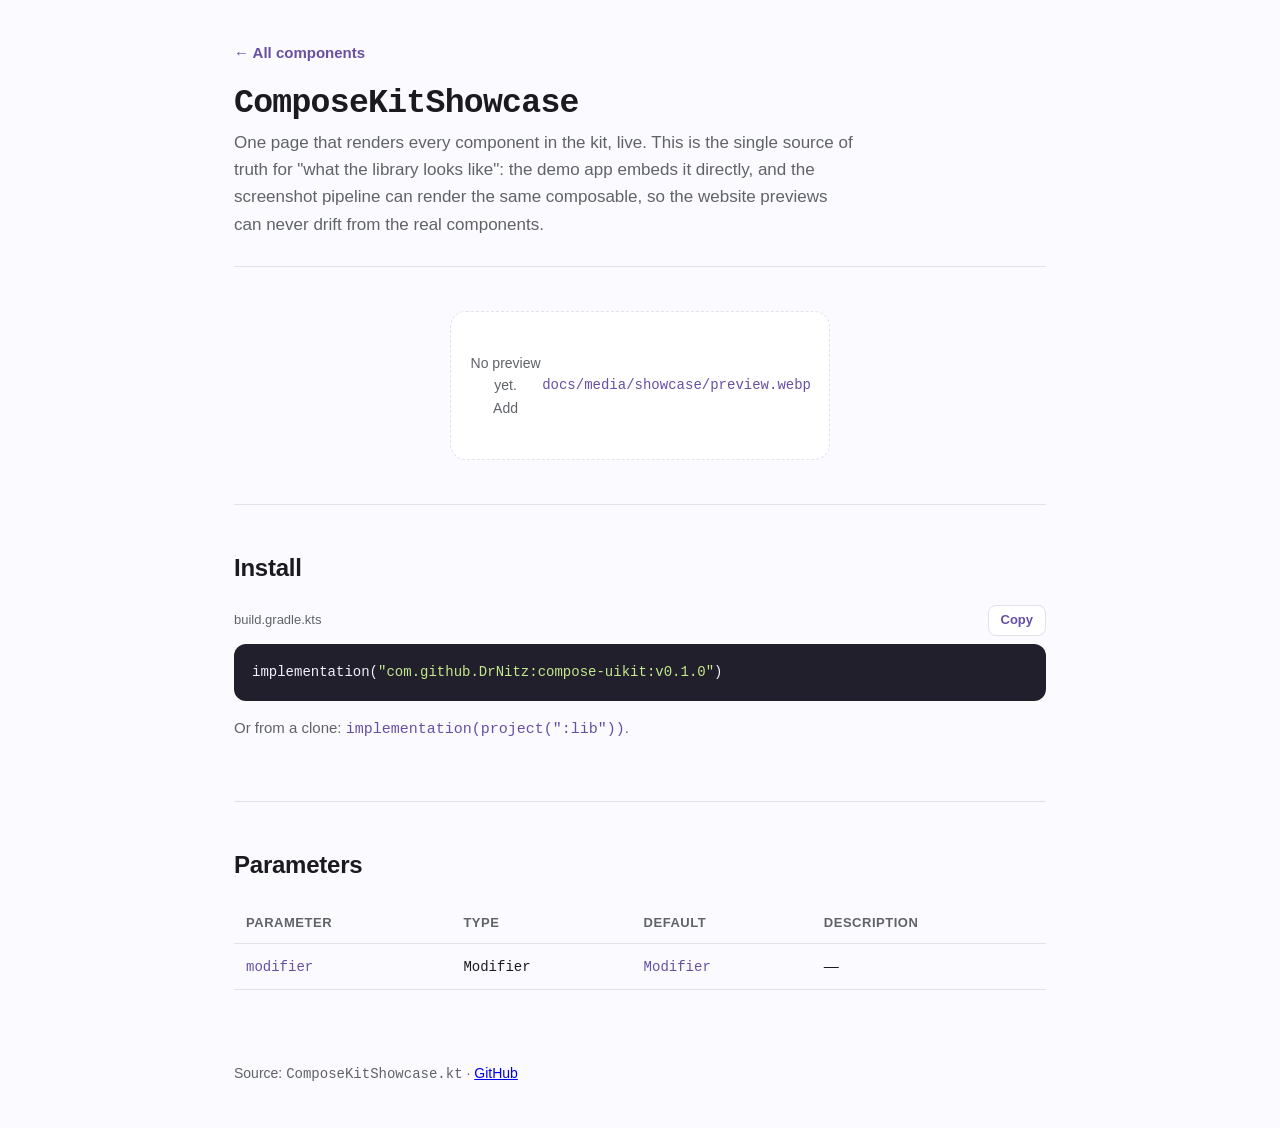
<file: docs/components/showcase.html>
<!doctype html>
<html lang="en">
<head>
  <meta charset="utf-8">
  <meta name="viewport" content="width=device-width, initial-scale=1">
  <title>ComposeKitShowcase — Compose UI Kit</title>
  <meta name="description" content="One page that renders every component in the kit, live.">
  <link rel="stylesheet" href="../style.css">
</head>
<body>
  <div class="wrap">
    <header class="compact">
      <a class="back" href="../index.html">← All components</a>
      <h1><code>ComposeKitShowcase</code></h1>
      <p class="lede">One page that renders every component in the kit, live. This is the single source of truth for "what the library looks like": the demo app embeds it directly, and the screenshot pipeline can render the same composable, so the website previews can never drift from the real components.</p>
    </header>

    <section>
          <div class="preview empty">
            No preview yet.<br>Add <code>docs/media/showcase/preview.webp</code>
          </div>
    </section>
    <section>
          <h2>Install</h2>
    <div class="block">
      <div class="label"><span>build.gradle.kts</span><button class="copy" data-copy="install">Copy</button></div>
      <pre><code id="install">implementation(<span class="t-string">"com.github.DrNitz:compose-uikit:v0.1.0"</span>)</code></pre>
    </div>
          <p class="note">Or from a clone: <code>implementation(project(":lib"))</code>.</p>
        </section>
    <section>
          <h2>Parameters</h2>
          <table class="props">
            <thead><tr><th>Parameter</th><th>Type</th><th>Default</th><th>Description</th></tr></thead>
            <tbody>
            <tr><td><code>modifier</code></td><td class="type"><code>Modifier</code></td><td><code>Modifier</code></td><td>—</td></tr>
            </tbody>
          </table>
        </section>

    <footer>Source: <code>ComposeKitShowcase.kt</code> · <a href="https://github.com/DrNitz/compose-uikit">GitHub</a></footer>
  </div>
  <script src="../app.js"></script>
</body>
</html>
</file>
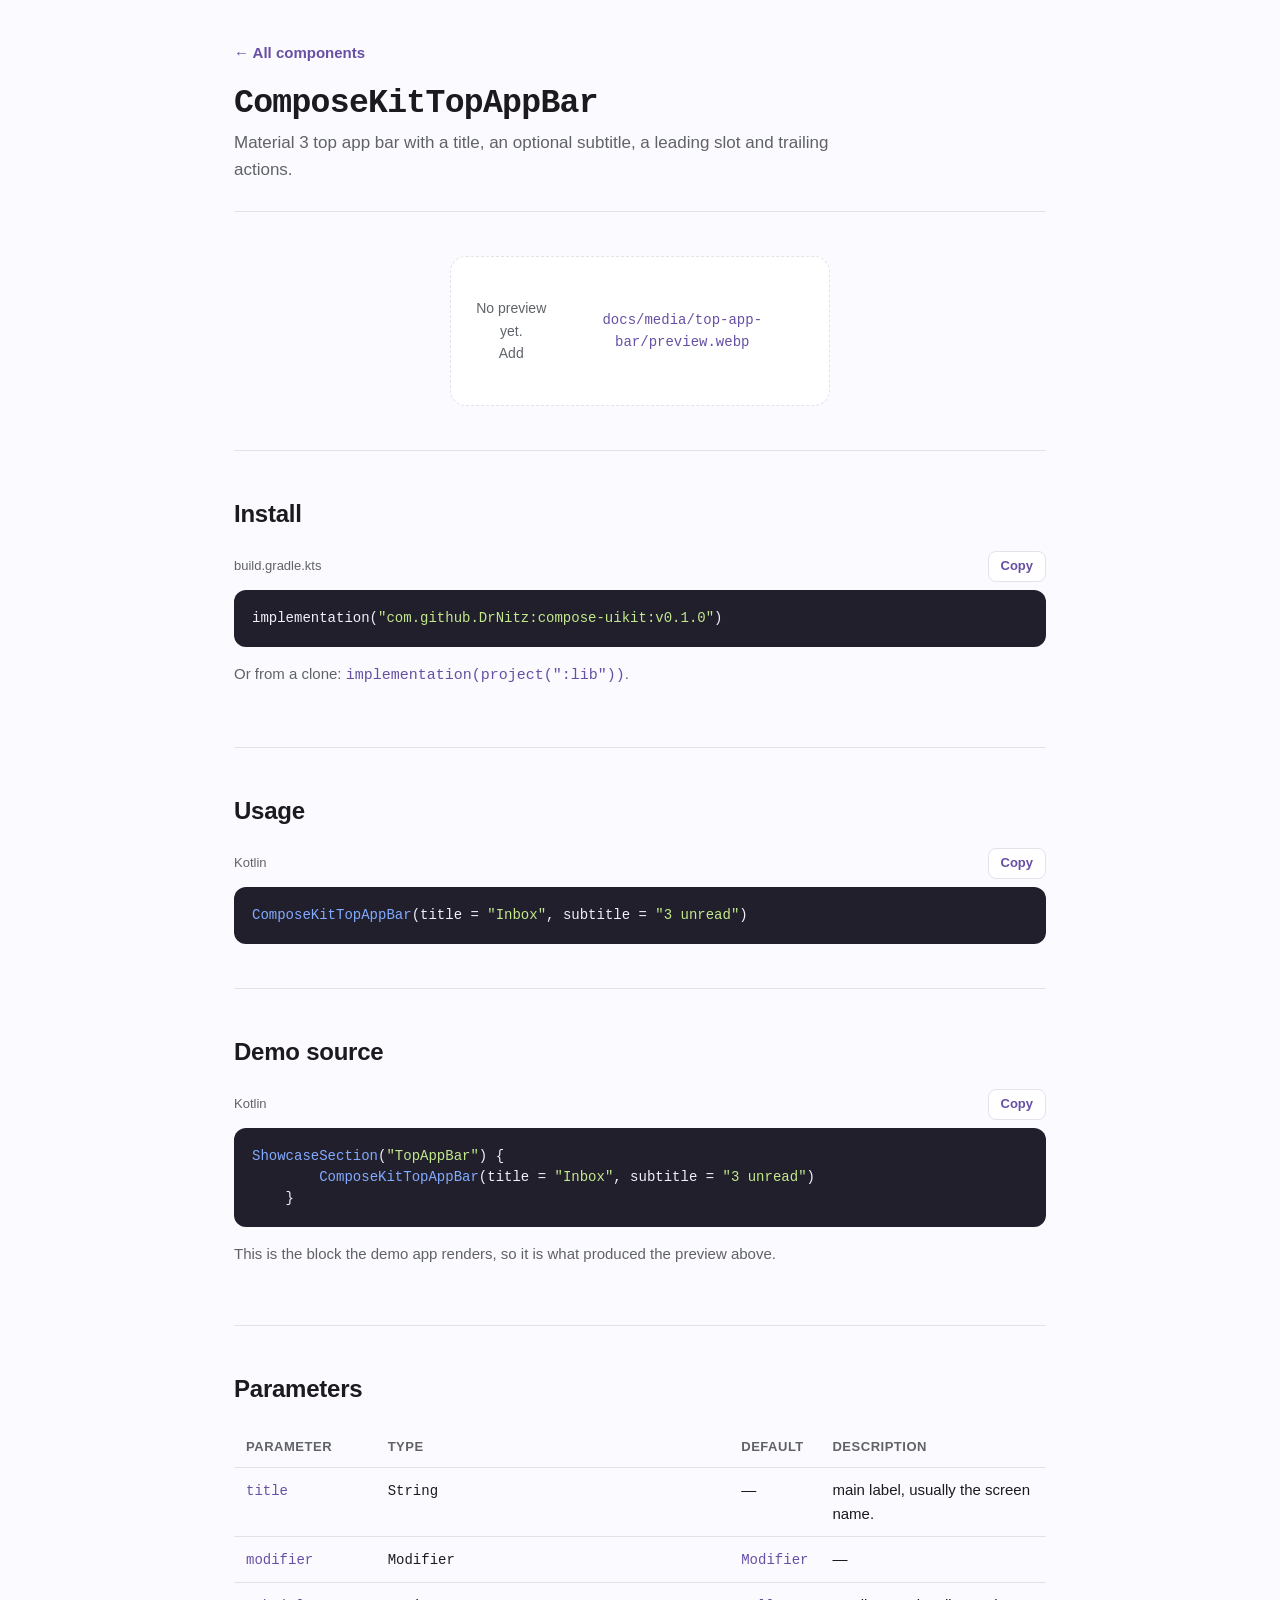
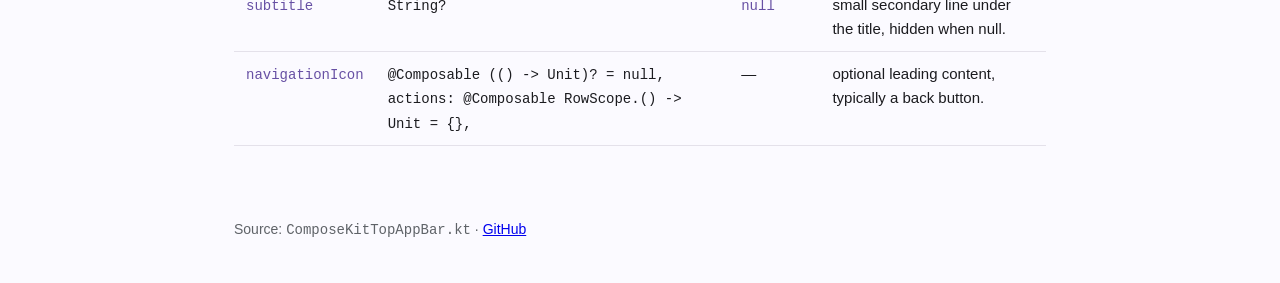
<file: docs/components/top-app-bar.html>
<!doctype html>
<html lang="en">
<head>
  <meta charset="utf-8">
  <meta name="viewport" content="width=device-width, initial-scale=1">
  <title>ComposeKitTopAppBar — Compose UI Kit</title>
  <meta name="description" content="Material 3 top app bar with a title, an optional subtitle, a leading slot and trailing actions.">
  <link rel="stylesheet" href="../style.css">
</head>
<body>
  <div class="wrap">
    <header class="compact">
      <a class="back" href="../index.html">← All components</a>
      <h1><code>ComposeKitTopAppBar</code></h1>
      <p class="lede">Material 3 top app bar with a title, an optional subtitle, a leading slot and trailing actions.</p>
    </header>

    <section>
          <div class="preview empty">
            No preview yet.<br>Add <code>docs/media/top-app-bar/preview.webp</code>
          </div>
    </section>
    <section>
          <h2>Install</h2>
    <div class="block">
      <div class="label"><span>build.gradle.kts</span><button class="copy" data-copy="install">Copy</button></div>
      <pre><code id="install">implementation(<span class="t-string">"com.github.DrNitz:compose-uikit:v0.1.0"</span>)</code></pre>
    </div>
          <p class="note">Or from a clone: <code>implementation(project(":lib"))</code>.</p>
        </section>
    <section>
          <h2>Usage</h2>
    <div class="block">
      <div class="label"><span>Kotlin</span><button class="copy" data-copy="usage">Copy</button></div>
      <pre><code id="usage"><span class="t-type">ComposeKitTopAppBar</span>(title = <span class="t-string">"Inbox"</span>, subtitle = <span class="t-string">"3 unread"</span>)</code></pre>
    </div>
        </section>
    <section>
          <h2>Demo source</h2>
    <div class="block">
      <div class="label"><span>Kotlin</span><button class="copy" data-copy="demo">Copy</button></div>
      <pre><code id="demo"><span class="t-type">ShowcaseSection</span>(<span class="t-string">"TopAppBar"</span>) {
        <span class="t-type">ComposeKitTopAppBar</span>(title = <span class="t-string">"Inbox"</span>, subtitle = <span class="t-string">"3 unread"</span>)
    }</code></pre>
    </div>
          <p class="note">This is the block the demo app renders, so it is what produced the preview above.</p>
        </section>
    <section>
          <h2>Parameters</h2>
          <table class="props">
            <thead><tr><th>Parameter</th><th>Type</th><th>Default</th><th>Description</th></tr></thead>
            <tbody>
            <tr><td><code>title</code></td><td class="type"><code>String</code></td><td>—</td><td>main label, usually the screen name.</td></tr>
            <tr><td><code>modifier</code></td><td class="type"><code>Modifier</code></td><td><code>Modifier</code></td><td>—</td></tr>
            <tr><td><code>subtitle</code></td><td class="type"><code>String?</code></td><td><code>null</code></td><td>small secondary line under the title, hidden when null.</td></tr>
            <tr><td><code>navigationIcon</code></td><td class="type"><code>@Composable (() -&gt; Unit)? = null,
        actions: @Composable RowScope.() -&gt; Unit = {},</code></td><td>—</td><td>optional leading content, typically a back button.</td></tr>
            </tbody>
          </table>
        </section>

    <footer>Source: <code>ComposeKitTopAppBar.kt</code> · <a href="https://github.com/DrNitz/compose-uikit">GitHub</a></footer>
  </div>
  <script src="../app.js"></script>
</body>
</html>
</file>
<file: docs/style.css>
:root {
  --accent: #6750a4;
  --accent-soft: #efe9ff;
  --ink: #1b1b1f;
  --muted: #5f6368;
  --line: #e4e1ea;
  --bg: #fbfaff;
  --card: #ffffff;
}
* { box-sizing: border-box; }
body {
  margin: 0;
  background: var(--bg);
  color: var(--ink);
  font: 16px/1.6 -apple-system, BlinkMacSystemFont, "Segoe UI", Roboto, Helvetica, Arial, sans-serif;
}
.wrap { max-width: 860px; margin: 0 auto; padding: 0 24px; }
header { padding: 72px 0 40px; border-bottom: 1px solid var(--line); }
header.compact { padding: 40px 0 28px; }
.eyebrow {
  display: inline-block;
  color: var(--accent);
  background: var(--accent-soft);
  border-radius: 999px;
  padding: 4px 12px;
  font-size: 13px;
  font-weight: 600;
  letter-spacing: .02em;
}
h1 { font-size: clamp(34px, 6vw, 52px); line-height: 1.1; margin: 20px 0 12px; letter-spacing: -.02em; }
header.compact h1 { font-size: clamp(26px, 4.4vw, 36px); margin: 14px 0 8px; }
h1 code { font-size: .92em; }
.lede { font-size: 19px; color: var(--muted); max-width: 620px; margin: 0; }
header.compact .lede { font-size: 17px; }
.actions { display: flex; flex-wrap: wrap; gap: 12px; margin-top: 28px; }
.btn {
  display: inline-block;
  padding: 11px 18px;
  border-radius: 10px;
  text-decoration: none;
  font-weight: 600;
}
.btn-primary { background: var(--accent); color: #fff; }
.btn-primary:hover { background: #574490; }
.btn-secondary { background: var(--card); color: var(--accent); border: 1px solid var(--line); }
section { padding: 44px 0; border-bottom: 1px solid var(--line); }
section:last-of-type { border-bottom: 0; }
h2 { font-size: 24px; margin: 0 0 18px; letter-spacing: -.01em; }
h2 code { font-size: .95em; }
.grid { display: grid; grid-template-columns: repeat(auto-fit, minmax(230px, 1fr)); gap: 12px; }
.card {
  display: block;
  background: var(--card);
  border: 1px solid var(--line);
  border-radius: 12px;
  padding: 16px 18px;
  text-decoration: none;
  color: inherit;
}
a.card:hover { border-color: var(--accent); }
.card code { color: var(--accent); font-size: 14px; font-weight: 600; }
.card p { margin: 8px 0 0; color: var(--muted); font-size: 14px; }
a.back { color: var(--accent); text-decoration: none; font-weight: 600; font-size: 15px; }
a.back:hover { text-decoration: underline; }
.preview {
  display: flex;
  align-items: center;
  justify-content: center;
  max-width: 380px;
  margin: 0 auto;
  padding: 18px;
  background: var(--card);
  border: 1px solid var(--line);
  border-radius: 16px;
}
.preview img, .preview video { display: block; width: 100%; height: auto; border-radius: 10px; }
.preview.empty {
  border-style: dashed;
  color: var(--muted);
  font-size: 14px;
  text-align: center;
  padding: 40px 18px;
}
.preview.empty code { color: var(--accent); }
.caption { text-align: center; color: var(--muted); font-size: 14px; margin: 12px 0 0; }
.tag {
  display: inline-block;
  margin-top: 10px;
  font-size: 12px;
  font-weight: 600;
  color: var(--muted);
  background: var(--accent-soft);
  border-radius: 999px;
  padding: 2px 10px;
}
.pending .tag { color: #8a6d00; background: #fff2c2; }
.block { position: relative; }
.block .label {
  display: flex;
  align-items: center;
  justify-content: space-between;
  gap: 12px;
  font-size: 13px;
  color: var(--muted);
  margin-bottom: 8px;
}
button.copy {
  font: inherit;
  font-size: 13px;
  font-weight: 600;
  color: var(--accent);
  background: var(--card);
  border: 1px solid var(--line);
  border-radius: 8px;
  padding: 4px 12px;
  cursor: pointer;
}
button.copy:hover { border-color: var(--accent); }
pre {
  background: #211f2b;
  color: #f2effa;
  padding: 18px;
  border-radius: 12px;
  overflow-x: auto;
  font-size: 14px;
  line-height: 1.5;
  margin: 0;
}
pre code { font-family: ui-monospace, SFMono-Regular, Menlo, Consolas, monospace; }
.t-kw { color: #c792ea; }
.t-string { color: #c3e88d; }
.t-comment { color: #7f849c; font-style: italic; }
.t-ann { color: #ffcb6b; }
.t-number { color: #f78c6c; }
.t-type { color: #82aaff; }
table.props { width: 100%; border-collapse: collapse; font-size: 15px; }
table.props th, table.props td {
  text-align: left;
  padding: 10px 12px;
  border-bottom: 1px solid var(--line);
  vertical-align: top;
}
table.props th { font-size: 13px; text-transform: uppercase; letter-spacing: .04em; color: var(--muted); }
table.props code { color: var(--accent); font-size: 14px; }
table.props .type code { color: var(--ink); }
.note { color: var(--muted); font-size: 15px; }
.note a { color: var(--accent); }
.note code { color: var(--accent); }
footer { padding: 28px 0 48px; color: var(--muted); font-size: 14px; }
@media (prefers-color-scheme: dark) {
  :root {
    --accent: #cfb8ff;
    --accent-soft: #33284a;
    --ink: #ece6f6;
    --muted: #b5adc4;
    --line: #38333f;
    --bg: #14131a;
    --card: #1d1b24;
  }
  .btn-primary { color: #1d1b24; }
  .btn-primary:hover { background: #e0d1ff; }
  .pending .tag { color: #ffe08a; background: #3d3410; }
}
</file>
